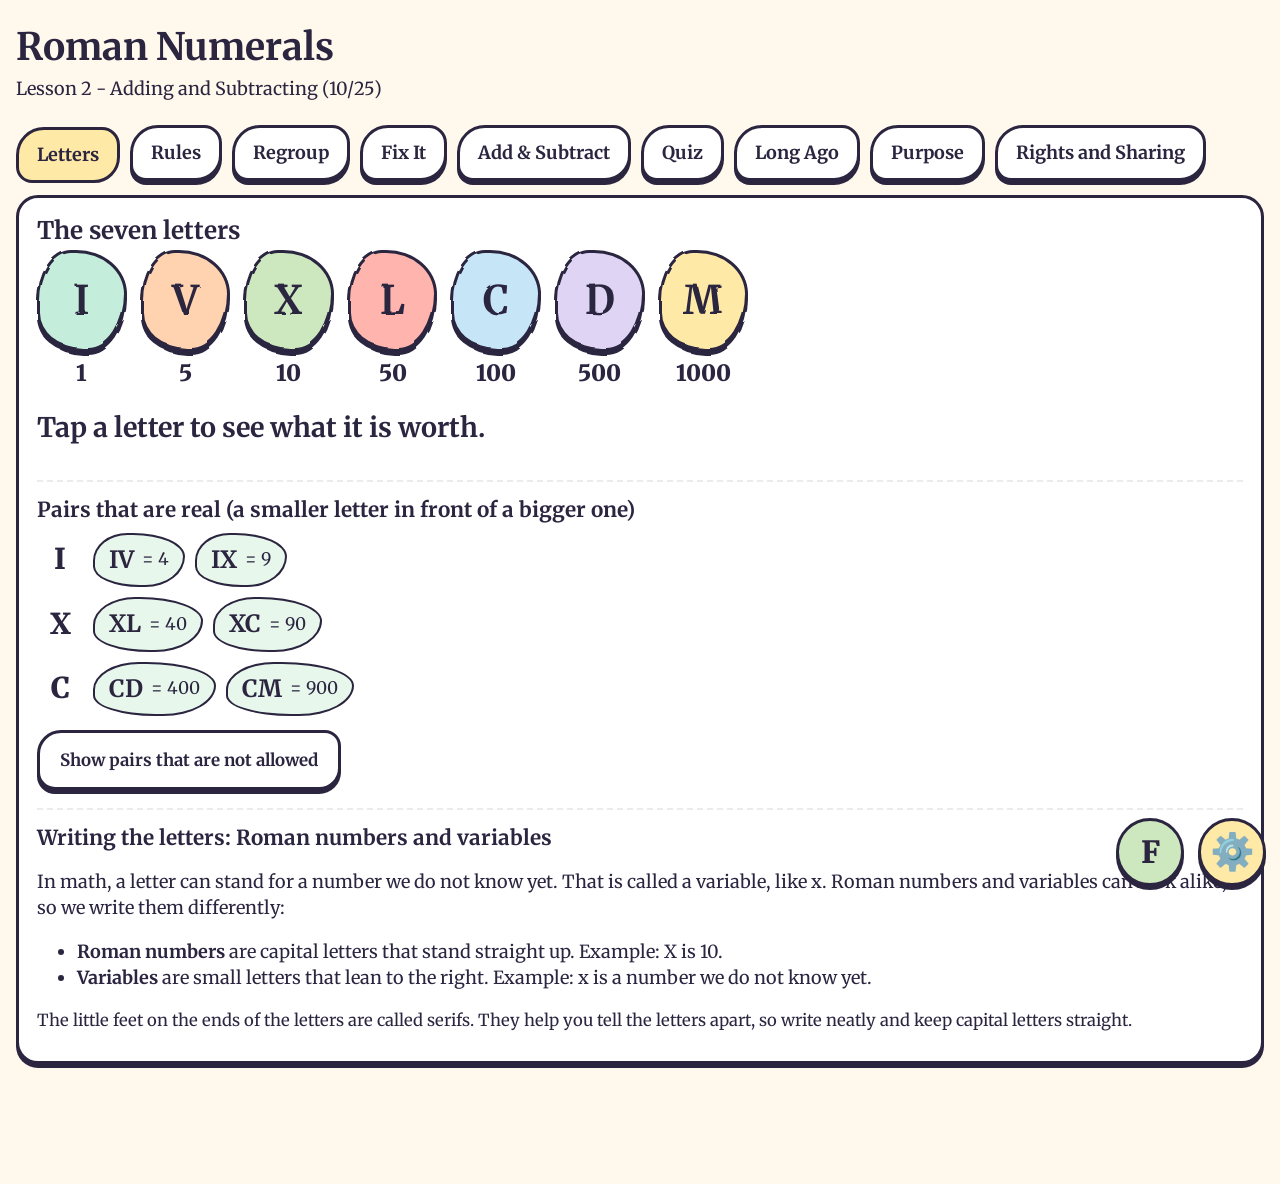
<file: index.html>
<!doctype html>
<html lang="en">
<head>
  <meta charset="utf-8">
  <meta name="viewport" content="width=device-width, initial-scale=1, viewport-fit=cover">
  <title>Roman Numerals</title>
  <link rel="stylesheet" href="base.css">
  <link id="look-css" rel="stylesheet" href="looks/sunny.css">
</head>
<body>
  <!-- Rough edges for tiles and boards -->
  <svg width="0" height="0" style="position:absolute" aria-hidden="true">
    <filter id="rough">
      <feTurbulence type="fractalNoise" baseFrequency="0.035" numOctaves="2" seed="7"/>
      <feDisplacementMap in="SourceGraphic" scale="4"/>
    </filter>
  </svg>

  <header class="top">
    <h1>Roman Numerals</h1>
    <p class="sub">Lesson 2 - Adding and Subtracting (10/25)</p>
  </header>

  <nav class="tabs drawer" id="tabs" role="tablist" aria-label="Tabs" hidden>
    <button class="tab-btn active" role="tab" data-tab="letters">Letters</button>
    <button class="tab-btn" role="tab" data-tab="rules">Rules</button>
    <button class="tab-btn" role="tab" data-tab="regroup">Regroup</button>
    <button class="tab-btn" role="tab" data-tab="fix">Fix It</button>
    <button class="tab-btn" role="tab" data-tab="addsub">Add &amp; Subtract</button>
    <button class="tab-btn" role="tab" data-tab="quiz">Quiz</button>
    <button class="tab-btn" role="tab" data-tab="history">Long Ago</button>
    <button class="tab-btn" role="tab" data-tab="purpose">Purpose</button>
    <button class="tab-btn" role="tab" data-tab="rights">Rights and Sharing</button>
  </nav>

  <main>
    <!-- LETTERS: the letters, then the pairs straight away -->
    <section class="tab active" id="tab-letters">
      <div class="layout single">
        <div class="play">
          <h2>The seven letters</h2>
          <div class="letter-row" id="letter-row"></div>
          <p class="big-value" id="letter-hint" aria-live="polite">Tap a letter to see what it is worth.</p>
          <div class="pair-box">
            <h3 id="pair-title">Pairs that are real</h3>
            <div class="pair-list" id="pair-list"></div>
            <button class="big-btn ghost" id="pair-more" type="button">Show pairs that are not allowed</button>
          </div>
          <div class="pair-box writing-box">
            <h3>Writing the letters: Roman numbers and variables</h3>
            <p>In math, a letter can stand for a number we do not know yet. That is called a variable, like x. Roman numbers and variables can look alike, so we write them differently:</p>
            <ul>
              <li><strong>Roman numbers</strong> are capital letters that stand straight up. Example: X is 10.</li>
              <li><strong>Variables</strong> are small letters that lean to the right. Example: x is a number we do not know yet.</li>
            </ul>
            <p class="note">The little feet on the ends of the letters are called serifs. They help you tell the letters apart, so write neatly and keep capital letters straight.</p>
          </div>
        </div>
      </div>
    </section>

    <!-- RULES: five rules on the left, examples on the right -->
    <section class="tab" id="tab-rules">
      <p class="note-box">These rules come from the ORMC unit notes. Rule IV is coming later.</p>
      <div class="split">
        <nav class="rule-list" id="rule-list" aria-label="Rules"></nav>
        <section class="play rule-panel" aria-live="polite">
          <h2 id="rule-title">Rule I</h2>
          <p id="rule-text"></p>
          <div id="rule-examples"></div>
        </section>
      </div>
      <p class="rules-foot">I one · V five · X ten · L fifty · C one hundred · D five hundred · M one thousand</p>
    </section>

    <!-- REGROUP: trading many small letters for one bigger one -->
    <section class="tab" id="tab-regroup">
      <div class="layout single">
        <div class="play">
          <h2>Trade many small letters for one bigger letter</h2>
          <p>Tap a card to watch the letters come together.</p>
          <div class="ladder" id="ladder"></div>

          <div class="pattern-box">
            <h3>Too many in a row? Use the short way</h3>
            <div class="short-forms" id="short-forms"></div>
          </div>

          <h2>Try it: add by putting letters together</h2>
          <p class="note">Put all the letters together. Break up any short ways. Put them in order. Make groups. Then write the short ways again.</p>
          <div class="workbench">
            <button class="big-btn" type="button" data-random="regroup" id="regroup-random" hidden>🎲 Random sum</button>
            <form class="entry" data-entry="regroup">
              <input id="regroup-input" type="text" autocomplete="off" placeholder="Or type your own, like XXVII + XVIII" maxlength="40" aria-label="Type a sum to regroup">
              <button class="big-btn" type="submit">Add it</button>
              <button class="big-btn ghost" type="button" data-undo="regroup">Undo</button>
            </form>
          </div>
          <div class="ledger" id="regroup-ledger" aria-live="polite"></div>
          <div class="controls">
            <button class="big-btn ghost" data-step="regroup" data-dir="-1">Back</button>
            <button class="big-btn ghost" data-play="regroup">Play steps</button>
            <button class="big-btn" data-step="regroup" data-dir="1">Next step</button>
          </div>
        </div>
      </div>
    </section>

    <!-- FIX IT: start with a bad numeral; rules broken sit above the steps -->
    <section class="tab" id="tab-fix">
      <div class="layout single">
        <div class="play">
          <div class="workbench">
            <div class="random-pair">
              <button class="big-btn" type="button" data-random="fixbad">🎲 Random wrong numeral</button>
              <button class="big-btn chili" type="button" data-random="fixbad" data-level="harder" aria-label="Harder wrong numeral, with two or more pairs broken" title="Harder: two or more pairs broken">🌶️</button>
            </div>
            <form class="entry" data-entry="fix">
              <input id="fix-input" type="text" autocomplete="off" placeholder="Or type your own, like IIII" maxlength="20" aria-label="Type your own numeral to fix">
              <button class="big-btn" type="submit">Fix it</button>
              <button class="big-btn ghost" type="button" data-undo="fix">Undo</button>
            </form>
          </div>
          <div class="verdict" id="fix-verdict" aria-live="polite"></div>
          <div class="rules-broken">
            <h3>Rules broken</h3>
            <ol class="broken" id="fix-rules"></ol>
          </div>
          <div class="ledger" id="fix-ledger" aria-live="polite"></div>
          <div class="controls">
            <button class="big-btn ghost" data-step="fix" data-dir="-1">Back</button>
            <button class="big-btn ghost" data-play="fix">Play steps</button>
            <button class="big-btn" data-step="fix" data-dir="1">Next step</button>
          </div>
        </div>
      </div>
    </section>

    <!-- ADD & SUBTRACT: one change per row; places lined up like a counting board -->
    <section class="tab" id="tab-addsub">
      <!-- One column: the working gets the full width, and How to read this sits below it. -->
      <div class="layout single">
        <div class="play">
          <div class="workbench">
            <div class="random-pair">
              <button class="big-btn" type="button" data-random="addsub">🎲 Random equation</button>
              <button class="big-btn chili" type="button" data-random="addsub" data-level="harder" aria-label="Harder random equation, with three numerals" title="Harder: three numerals">🌶️</button>
            </div>
            <form class="entry" data-entry="addsub">
              <input id="addsub-input" type="text" autocomplete="off" placeholder="Or type your own, like XLI + XIX" maxlength="40" aria-label="Type your own sum">
              <button class="big-btn" type="submit">Work it out</button>
              <button class="big-btn ghost" type="button" data-undo="addsub">Undo</button>
            </form>
          </div>
          <p class="think" id="addsub-think" hidden>Think first: what would you do next? Then press Next step.</p>
          <p class="part-name">Every subtraction works in three parts:</p>
          <ul class="phase-key" id="phase-key" aria-label="What the colours mean in the working">
            <li><span class="sw sw-break"></span>Part i: Preparing the left side (or putting numbers together)</li>
            <li><span class="sw sw-take"></span>Part ii: Subtracting</li>
            <li><span class="sw sw-make"></span>Part iii: Correct form</li>
          </ul>
          <div class="ledger" id="addsub-ledger" aria-live="polite"></div>
          <div class="controls">
            <button class="big-btn ghost" data-step="addsub" data-dir="-1">Back</button>
            <button class="big-btn ghost" data-play="addsub">Play steps</button>
            <button class="big-btn ghost" data-all="addsub">Show all</button>
            <button class="big-btn" data-step="addsub" data-dir="1">Next step</button>
          </div>

          <section class="practice" aria-labelledby="practice-title">
            <h3 id="practice-title">Now practice explaining this problem and its answer</h3>
            <p class="note">Press Record, then explain each step out loud. Press Stop when you are done, and play it back to hear yourself. Recordings stay on this device, and they are gone when you close the page.</p>
            <p class="practice-problem" id="practice-problem" aria-live="polite">Make a problem first, then explain it.</p>
            <div class="controls">
              <button class="big-btn" type="button" id="rec-start">● Record</button>
              <button class="big-btn ghost" type="button" id="rec-stop" disabled>■ Stop</button>
            </div>
            <p class="note" id="rec-status" aria-live="polite"></p>
            <ol class="takes" id="takes"></ol>
          </section>
        </div>
        <aside class="ref">
          <h3>How to read this</h3>
          <p><strong>Regrouping</strong> (the usual way), all on one line: to take away, cross out what both numbers have, and trade a bigger letter down when one is missing. To add, put all the letters together. Then write what is left after the = sign and regroup it there (five I's make a V).</p>
          <p><strong>Counting board</strong> (in settings): line up the tens and ones, and work one column at a time.</p>
          <p class="note">These are two ways to practice. Change between them in settings.</p>
        </aside>
      </div>
    </section>

    <!-- QUIZ: letters and true / false / ambiguous -->
    <section class="tab" id="tab-quiz">
      <div class="layout">
        <div class="play">
          <div class="quiz-head">
            <span id="quiz-round">Round I</span>
            <span id="quiz-left"></span>
          </div>
          <div class="prompt" id="quiz-prompt"></div>
          <div class="options" id="quiz-options"></div>
          <p class="feedback" id="quiz-feedback" aria-live="polite"></p>
          <button class="big-btn" id="quiz-next" hidden>Next round</button>
        </div>
        <aside class="ref">
          <h3>How it works</h3>
          <p>Tap the answer. Five in a round. A miss comes back in a later round as a similar question.</p>
          <p class="note">Misses are kept only until you refresh the page, or until you press <strong>Forget my mistakes</strong> in settings.</p>
        </aside>
      </div>
    </section>

    <!-- LONG AGO -->
    <section class="tab" id="tab-history">
      <div class="history-grid">
        <article class="rule-card wide index-box" aria-labelledby="trivia-index">
          <h3 id="trivia-index">In this tab, at a glance</h3>
          <ul class="trivia-index">
            <li><a href="#trivia-app">Is this app how the Romans did it?</a>: how this app differs from counting stones on a board.</li>
            <li><a href="#trivia-math">How the Romans did math</a>: counting, adding and subtracting with stones.</li>
            <li><a href="#trivia-multiply">Multiplying with letters</a>: why it was hard, and what people probably did.</li>
            <li><a href="#trivia-compare">From the Roman way to our way</a>: the counting board compared with place value, and where our methods came from.</li>
            <li><a href="#trivia-other">Other ways to write numbers</a>: the Maya and China.</li>
            <li><a href="#trivia-past">Past 1000</a>, <a href="#trivia-zero">No zero</a>, <a href="#trivia-negative">No negative numbers</a>, <a href="#trivia-iv">IV or IIII?</a>: facts about the numerals themselves.</li>
            <li><a href="#trivia-time">Roman numbers through time</a>, <a href="#trivia-today">Where we still see them</a>, and <a href="#trivia-compare-table">Roman and our numbers</a>: a timeline, and where you can spot them now.</li>
            <li><a href="#trivia-multiply-tidbit">Did the Romans multiply?</a>: a short tidbit, with more to come.</li>
            <li><a href="#trivia-read">Read more</a>: sources for grown-ups.</li>
          </ul>
        </article>

        <article class="rule-card big-answer wide" id="trivia-app">
          <h3>Is this app how the Romans did it?</h3>
          <p>Not exactly. This app breaks numbers into letters, so you can see what each letter is worth. The Romans mostly counted with small stones on a board, and wrote only the answer with letters.</p>
        </article>

        <article class="rule-card wide" id="trivia-math">
          <h3>How the Romans did math</h3>
          <div class="subtabs" role="tablist" aria-label="Count, add or subtract">
            <button class="subtab active" data-sub="count" aria-pressed="true">Count</button>
            <button class="subtab" data-sub="add" aria-pressed="false">Add</button>
            <button class="subtab" data-sub="subtract" aria-pressed="false">Subtract</button>
          </div>
          <section class="subpanel active" data-panel="count">
            <p>They counted with small stones called <em>calculi</em>, Latin for "little stones". Each column is a place: tens, then ones.</p>
            <div class="figure" data-figure="4,7"></div>
            <p class="caption-small">47: 4 stones in the tens column, 7 in the ones.</p>
          </section>
          <section class="subpanel" data-panel="add">
            <p>Put the first number on the board. Then add the second number's stones to the same columns.</p>
            <h4>23 + 14</h4>
            <div class="demo" data-demo="add-simple"></div>
            <h4>27 + 18: a trade</h4>
            <p class="caption-small">7 + 8 is 15 ones. Ten ones trade for one ten.</p>
            <div class="demo" data-demo="add-carry"></div>
          </section>
          <section class="subpanel" data-panel="subtract">
            <p>Take the stones away. If a column is short, trade one stone from the column before for ten in this one. Romans had no negative numbers, so you trade first.</p>
            <h4>40 − 18</h4>
            <div class="demo" data-demo="subtract"></div>
          </section>
        </article>

        <article class="rule-card" id="trivia-past">
          <h3>Past 1000</h3>
          <p>The Romans put a line over a letter to make it a thousand times bigger. An overlined I is 1,000, which is the same as M. That is why this app stops at M.</p>
        </article>

        <article class="rule-card" id="trivia-zero">
          <h3>No zero</h3>
          <p>The Romans had no symbol for zero. In tables, they wrote the Latin word <em>nulla</em>, which means "none".</p>
        </article>

        <article class="rule-card" id="trivia-negative">
          <h3>No negative numbers</h3>
          <p>A sum below zero had no Roman answer. Roman accounts kept money <em>received</em> (<em>acceptum</em>) and money <em>spent</em> (<em>expensum</em>) in two lists.</p>
        </article>

        <article class="rule-card" id="trivia-iv">
          <h3>IV or IIII?</h3>
          <p>Both were used. The gates of the Colosseum use IIII for 4, but XL for 40. Clocks still use IIII. IV became the common form much later.</p>
        </article>

        <article class="rule-card wide" id="trivia-time">
          <h3>Roman numbers through time</h3>
          <ol class="timeline-visual">
            <li><span class="when">About 2,000 years ago</span><span class="what">Romans carve numbers in letters on buildings and monuments.</span></li>
            <li><span class="when">About 1,500 years ago</span><span class="what">In India, people learn to write numbers with place value and zero.</span></li>
            <li><span class="when">About 1,400 years ago</span><span class="what">Brahmagupta writes rules for doing math with zero (628 CE).</span></li>
            <li><span class="when">About 800 years ago</span><span class="what">Fibonacci brings these numbers to Europe (1202).</span></li>
            <li><span class="when">Today</span><span class="what">Roman numbers are still used for Super Bowls, clocks and book chapters.</span></li>
          </ol>
        </article>

        <article class="rule-card" id="trivia-today">
          <h3>Where we still see them</h3>
          <ul class="facts">
            <li><strong>Super Bowls.</strong> The NFL numbers them in Roman numerals. Super Bowl LIX was in February 2025.</li>
            <li><strong>Clocks.</strong> Many clock faces show IIII for 4.</li>
            <li><strong>Kings and queens.</strong> King Charles III.</li>
          </ul>
        </article>

        <article class="rule-card" id="trivia-compare-table">
          <h3>Roman and our numbers</h3>
          <table class="compare">
            <tr><th></th><th>Roman</th><th>Our numbers</th></tr>
            <tr><td>Symbols</td><td>I V X L C D M</td><td>0 1 2 3 4 5 6 7 8 9</td></tr>
            <tr><td>Zero</td><td>None</td><td>0</td></tr>
            <tr><td>Place</td><td>letters only</td><td>47 means 4 tens and 7 ones</td></tr>
          </table>
          <p class="note">Our numbers came from India, with zero and place value. That is why they are easier to add and subtract on paper.</p>
        </article>

        <article class="rule-card wide" id="trivia-multiply">
          <h3>Multiplying with letters</h3>
          <p>Adding and taking away are easy with letters, but multiplying is much harder. Nobody has found a Roman paper method for it. Most historians think Romans multiplied on the counting board, using pebbles and beads, and perhaps by doubling and halving.</p>
          <p>Our place-value numbers changed that. Each column holds one digit, so you can write the whole method on paper, column by column.</p>
          <p class="note">Historians still argue about exactly how Romans multiplied. The board is the best evidence; doubling is a likely guess.</p>
        </article>

        <article class="rule-card wide" id="trivia-compare">
          <h3>From the Roman way to our way</h3>
          <table class="compare">
            <tr><th></th><th>Counting board (stones)</th><th>Place value (ours)</th></tr>
            <tr><td>Where it was done</td><td>On a board, with pebbles</td><td>On paper, with digits</td></tr>
            <tr><td>Empty place</td><td>A blank line on the board</td><td>Zero</td></tr>
            <tr><td>Multiplying</td><td>Pebble by pebble, or by doubling</td><td>A grid of small products (the lattice method)</td></tr>
          </table>
          <p>The Indian system with zero reached Europe through Arabic mathematicians. Fibonacci's book of 1202 helped spread it. The grid for multiplying (the lattice method) came the same way, from India through Arab and Persian mathematicians. Fibonacci's book did not start it.</p>
        </article>

        <article class="rule-card" id="trivia-other">
          <h3>Other ways to write numbers</h3>
          <ul class="facts">
            <li><strong>The Maya (Central America).</strong> They counted in twenties, with a dot for one, a bar for five, and a shell for zero. Some say their zero was invented before the Indian one, but the dates are uncertain.</li>
            <li><strong>China.</strong> Counting rods were laid out on a board, and a place on the board gave the value. A blank space meant zero. They were used from long before Christ into the 1600s.</li>
          </ul>
        </article>

        <article class="rule-card" id="trivia-multiply-tidbit">
          <h3>Did the Romans multiply?</h3>
          <p>Most historians think yes. They multiplied on the counting board with pebbles, and maybe by doubling and halving. We do not know of a Roman way to multiply on paper with letters.</p>
          <p class="note">A tidbit for later: more examples will go here.</p>
        </article>

        <article class="rule-card wide" id="trivia-read">
          <h3>Read more (for grown-ups)</h3>
          <ul class="sources">
            <li><a href="https://en.wikipedia.org/wiki/Salamis_Tablet" target="_blank" rel="noopener">Salamis Tablet (Wikipedia)</a>: a Greek counting board of about 300 BCE, with its photograph</li>
            <li><a href="https://en.wikipedia.org/wiki/Roman_abacus" target="_blank" rel="noopener">Roman abacus (Wikipedia)</a>: the surviving hand abacus, and the counting board</li>
            <li><a href="https://en.wikipedia.org/wiki/Roman_numerals" target="_blank" rel="noopener">Roman numerals (Wikipedia)</a>: IV and IX, IIII on clock faces, and the Colosseum gates</li>
            <li><a href="https://arxiv.org/pdf/1206.4349" target="_blank" rel="noopener">Ancient Computers (arXiv)</a>: the seven columns of the hand abacus</li>
            <li><a href="https://cacm.acm.org/blogcacm/how-did-the-romans-calculate" target="_blank" rel="noopener">How did the Romans calculate? (ACM)</a></li>
            <li><a href="https://historyofinformation.com/detail.php?id=14" target="_blank" rel="noopener">Computus (History of Information)</a>: how <em>nulla</em> stood for zero</li>
            <li><a href="https://www.mentalfloss.com/article/24578/why-do-some-clocks-use-roman-numeral-iiii" target="_blank" rel="noopener">Why do some clocks use IIII? (Mental Floss)</a></li>
            <li><a href="https://doaj.org/article/a5e95ef46d4f4d79a282905f75a0bf1e" target="_blank" rel="noopener">Roman accounting terms (2023 article)</a></li>
            <li><a href="https://en.wikipedia.org/wiki/History_of_the_Hindu%E2%80%93Arabic_numeral_system" target="_blank" rel="noopener">History of the Hindu–Arabic numeral system (Wikipedia)</a></li>
            <li><a href="https://thenakedscientists.com/articles/questions/how-did-romans-multiply-their-numerals" target="_blank" rel="noopener">How did the Romans multiply their numerals? (Naked Scientists)</a>: doubling, and the counting board</li>
            <li><a href="https://en.wikipedia.org/wiki/Lattice_multiplication" target="_blank" rel="noopener">Lattice multiplication (Wikipedia)</a>: the grid method, and where it came from</li>
            <li><a href="https://en.wikipedia.org/wiki/Counting_rods" target="_blank" rel="noopener">Counting rods (Wikipedia)</a>: Chinese place value on a board</li>
            <li><a href="https://mayan.org/civilization/mayan-mathematics/" target="_blank" rel="noopener">Mayan mathematics (mayan.org)</a>: dot, bar and shell</li>
          </ul>
          <p class="note">Some dates and claims above come from popular web pages. Check them against a history book before quoting them in class. The Roman multiplication methods and the origin of the Maya zero are still uncertain.</p>
        </article>
      </div>
    </section>

    <!-- PURPOSE: why this site, what the children are learning, a note for parents, and every tab in detail -->
    <section class="tab" id="tab-purpose">
      <div class="history-grid">
        <article class="rule-card wide">
          <h2>About</h2>
          <p>This website helps the children learn lesson six for the week of October twenty-sixth. It covers:</p>
          <ol class="purpose-list">
            <li>fixing Roman numerals, using the rules by ORMC (Tab IV, with the rules in Tab II)</li>
            <li>simple addition and subtraction with Roman numerals, without converting to Arabic numbers (Tab V)</li>
          </ol>
          <p>It also gives my child a way to do the homework on her own, with a quiz to warm up first (Tab VI).</p>
        </article>

        <article class="rule-card wide">
          <h2>Why learn this?</h2>
          <p>Roman numerals are letters people used for counting long ago. You already know some, like I, V and X. In this lesson you will read them, fix them when they are wrong, and add and subtract them, without changing them into our numbers.</p>
          <p>Talk about these questions in class.</p>
          <ul class="think-list">
            <li>What do you enjoy most about this lesson?</li>
            <li>What do you find trickiest about Roman numerals?</li>
          </ul>
        </article>

        <article class="rule-card wide">
          <h2>Why teach this?</h2>
          <p>This is a good question. The teacher's guide places it in a survey of the place-value system, noting that "students study Roman numerals, which are essentially decimal, but not place value" (page eight).</p>
          <h3>This is hard (an honest appraisal)</h3>
          <p>I still do not fully understand the purpose. Working on it with AI showed me how hard it is to explain what is going on and to write steps that make sense.</p>
          <p>My best reading is that the point is to add and subtract without going back to Arabic numerals, and to build a stronger foundation through steps that follow a method. That is my reading, not a certainty.</p>
        </article>

        <article class="rule-card wide">
          <div class="all-tabs">
            <h2>Site index</h2>
            <h3>Letters (Tab I)</h3>
            <p>The seven letters with their values in words. Pairs that exist are shown straight away; More shows pairs that never exist.</p>
            <h3>Rules (Tab II)</h3>
            <p>Each rule with examples: a short summary on the left and the full wording on the right. Rule four is still to come.</p>
            <h3>Regroup (Tab III)</h3>
            <p>A ladder of trades, such as five I's making a V. Tap a card to watch the letters come together.</p>
            <h3>Fix It (Tab IV)</h3>
            <p>A numeral written wrong on purpose, such as IIII or LXXXXVII. Press Next step to fix one part at a time.</p>
            <h3>Add &amp; Subtract (Tab V)</h3>
            <p>Type a sum such as XLI + XIX, or use the dice or chili for a random one. Each step makes one change, and the answer is regrouped after the equals sign.</p>
            <p class="note">Regrouping is the usual way. The counting board is a setting. Both are teaching models, not a documented Roman method.</p>
            <h3>Quiz (Tab VI)</h3>
            <p>Gentle warm-up questions on letters, and true or false statements about Roman numerals. A miss comes back later as a similar question.</p>
            <h3>Long Ago (Tab VII)</h3>
            <p>How people counted and wrote numbers long ago, from the Romans to the Maya and China. Numbers are allowed on this tab.</p>
            <h3>Purpose (Tab VIII)</h3>
            <p>This page: why the site exists, the questions for the learner, and the note for parents.</p>
            <h3>Rights and Sharing (Tab IX)</h3>
            <p>Who made the site and who holds its rights.</p>
            <h3>Felix (F, bottom right)</h3>
            <p>F stands for Felix. It is a simpler, more graphical version of this site for a younger child.</p>
            <h3>Tabs (triple-line menu, bottom right)</h3>
            <p>Tap the menu to show the tabs, then tap one to open it.</p>
            <h3>Settings (gear, bottom right)</h3>
            <p>Look, text size, step speed, calm motion, the Add &amp; Subtract method, and some ideas to try.</p>
          </div>
        </article>
      </div>
    </section>

    <!-- RIGHTS AND SHARING: who made the site, and who holds its rights -->
    <section class="tab" id="tab-rights">
      <div class="history-grid">
        <article class="rule-card wide">
          <h2>Rights and Sharing</h2>
          <p>This website was made out of a parent's love for math, and from the frustration of watching my daughter struggle in a fast-paced class. I wanted something gentle she could work through at home, at her own speed.</p>
          <p>All rights are reserved by Oleg Gleizer and the ORMC organization.</p>
        </article>
      </div>
    </section>
  </main>

  <!-- Error panel: only shown when Show errors is on -->
  <div class="errors" id="errors" hidden>
    <strong>Errors</strong>
    <span id="errors-text"></span>
  </div>

  <div class="corner-row">
    <a class="corner-btn page-f" id="to-felix" href="felix.html" aria-label="F: go to the Felix page">F</a>
    <button class="corner-btn menu-btn" id="menu-btn" type="button" aria-label="Show tabs" aria-expanded="false" aria-controls="tabs">
      <svg viewBox="0 0 30 22" aria-hidden="true"><rect y="0" width="30" height="4" rx="2"/><rect y="9" width="30" height="4" rx="2"/><rect y="18" width="30" height="4" rx="2"/></svg>
    </button>
    <button class="gear" id="gear" aria-label="Settings" aria-expanded="false">⚙️</button>
  </div>
  <div class="drawer" id="drawer" hidden>
    <h3>Settings</h3>
    <h4>Look</h4>
    <div class="look-row" role="group" aria-label="Look">
      <button class="big-btn look-btn" data-look="candy" aria-pressed="false">Candy</button>
      <button class="big-btn look-btn" data-look="folder" aria-pressed="false">Folder</button>
      <button class="big-btn look-btn" data-look="garden" aria-pressed="false">Garden</button>
      <button class="big-btn look-btn" data-look="poster" aria-pressed="false">Poster</button>
      <button class="big-btn look-btn" data-look="sunny" aria-pressed="true">Sunny</button>
    </div>
    <h4>Pictures</h4>
    <a class="big-btn ghost" href="assets.html">Pictures to find (planning page)</a>
    <h4>Reading and motion</h4>
    <label class="field">Text size
      <select id="opt-size">
        <option value="normal">Normal</option>
        <option value="large">Large</option>
        <option value="xlarge">Extra large</option>
      </select>
    </label>
    <label class="field">Step speed
      <select id="opt-speed">
        <option value="3000">Slow</option>
        <option value="1600" selected>Normal</option>
        <option value="800">Quick</option>
      </select>
    </label>
    <label class="toggle"><input type="checkbox" id="opt-calm"> Calm motion (no bouncing)</label>
    <h4>Add &amp; Subtract</h4>
    <label class="field">How to add and take away
      <select id="opt-method">
        <option value="regroup" selected>Put letters together (regroup)</option>
        <option value="board">Counting board (by tens and ones)</option>
      </select>
    </label>
    <label class="toggle"><input type="checkbox" id="opt-showall"> Show all steps at once (off: one step at a time)</label>
    <h4>Regroup</h4>
    <label class="toggle"><input type="checkbox" id="opt-regroup-random"> Show the random button</label>
    <details class="more-options">
      <summary>Show more options</summary>
      <h4>Ideas to try</h4>
      <p class="note">Turn these on to see if they help. Tell me which to keep.</p>
      <label class="toggle"><input type="checkbox" id="opt-aloud"> Read each step aloud</label>
      <label class="toggle"><input type="checkbox" id="opt-bigtiles"> Bigger tiles</label>
      <label class="toggle"><input type="checkbox" id="opt-one"> Show only the current step</label>
      <h4>Help</h4>
      <label class="toggle"><input type="checkbox" id="opt-sound"> Sounds</label>
      <label class="toggle"><input type="checkbox" id="opt-pictures" checked> Pictures on steps</label>
      <label class="toggle"><input type="checkbox" id="opt-errors"> Show errors</label>
      <button class="big-btn" id="forget">Forget my mistakes</button>
      <p class="note" id="forget-note" aria-live="polite"></p>
    </details>
    <details class="more-options version-log">
      <summary>Version log</summary>
      <ol>
        <li>The background of the working shows its part: part i (orange) prepares the left side or puts numbers together, part ii (pink) subtracts, and part iii (blue) is the correct form. Fix It is all part iii. Pebbles stay as they were.</li>
        <li>Regrouping starts on the right: small letters are traded first, then the bigger ones. Pairs and subtraction work from the right too.</li>
        <li>Felix's page round eight: rods to ninety-nine, binary in bits, all three systems on the stairs.</li>
        <li>Felix's page round seven: Maya and China controls, halve and double rows, rods from one to ten.</li>
        <li>Felix's page round six: three staircases on one log scale.</li>
        <li>Felix's page round five: shake on a log scale, with a sensitivity setting.</li>
        <li>Felix's page round four: shake pieces that float and bump, a clock you drag, and no double-tap zoom on buttons.</li>
        <li>Felix's page round three: title, spiral, steps, shake, rods, and five new tabs.</li>
        <li>Felix's page added, reached by the F button next to the gear.</li>
        <li>Jimmy's eleventh round: the Purpose tab first, dice and chili for Add &amp; Subtract, and record and play back.</li>
        <li>Jimmy's tenth round: step one shown first with a prompt to think, and random equations with two or three numerals.</li>
        <li>Jimmy's ninth round: regrouping on one equation line.</li>
        <li>Jimmy's eighth round: each row shows the full equation, with the working underneath.</li>
        <li>Jimmy's seventh round: a counting board for Add &amp; Subtract, and the Regroup tab.</li>
        <li>Jimmy's sixth round: step captions give the value, and the sum sits in a working window.</li>
        <li>Jimmy's fifth round: one line for the sum, Rules wording, and the pairs that exist.</li>
        <li>Jimmy's fourth round: Fix It changes only the smallest part that must change.</li>
        <li>Jimmy's third round: four looks, and the tabs as they are now.</li>
        <li>A wording pass for a second grader, across all tabs.</li>
        <li>The first version, built from the first round of questions.</li>
      </ol>
      <p class="note">Taken from the dated rounds in schematic.md.</p>
    </details>
    <button class="big-btn ghost" id="drawer-close">Close</button>
  </div>

  <script src="roman.js"></script>
  <script src="shared.js"></script>
  <script src="app.js"></script>
</body>
</html>
</file>
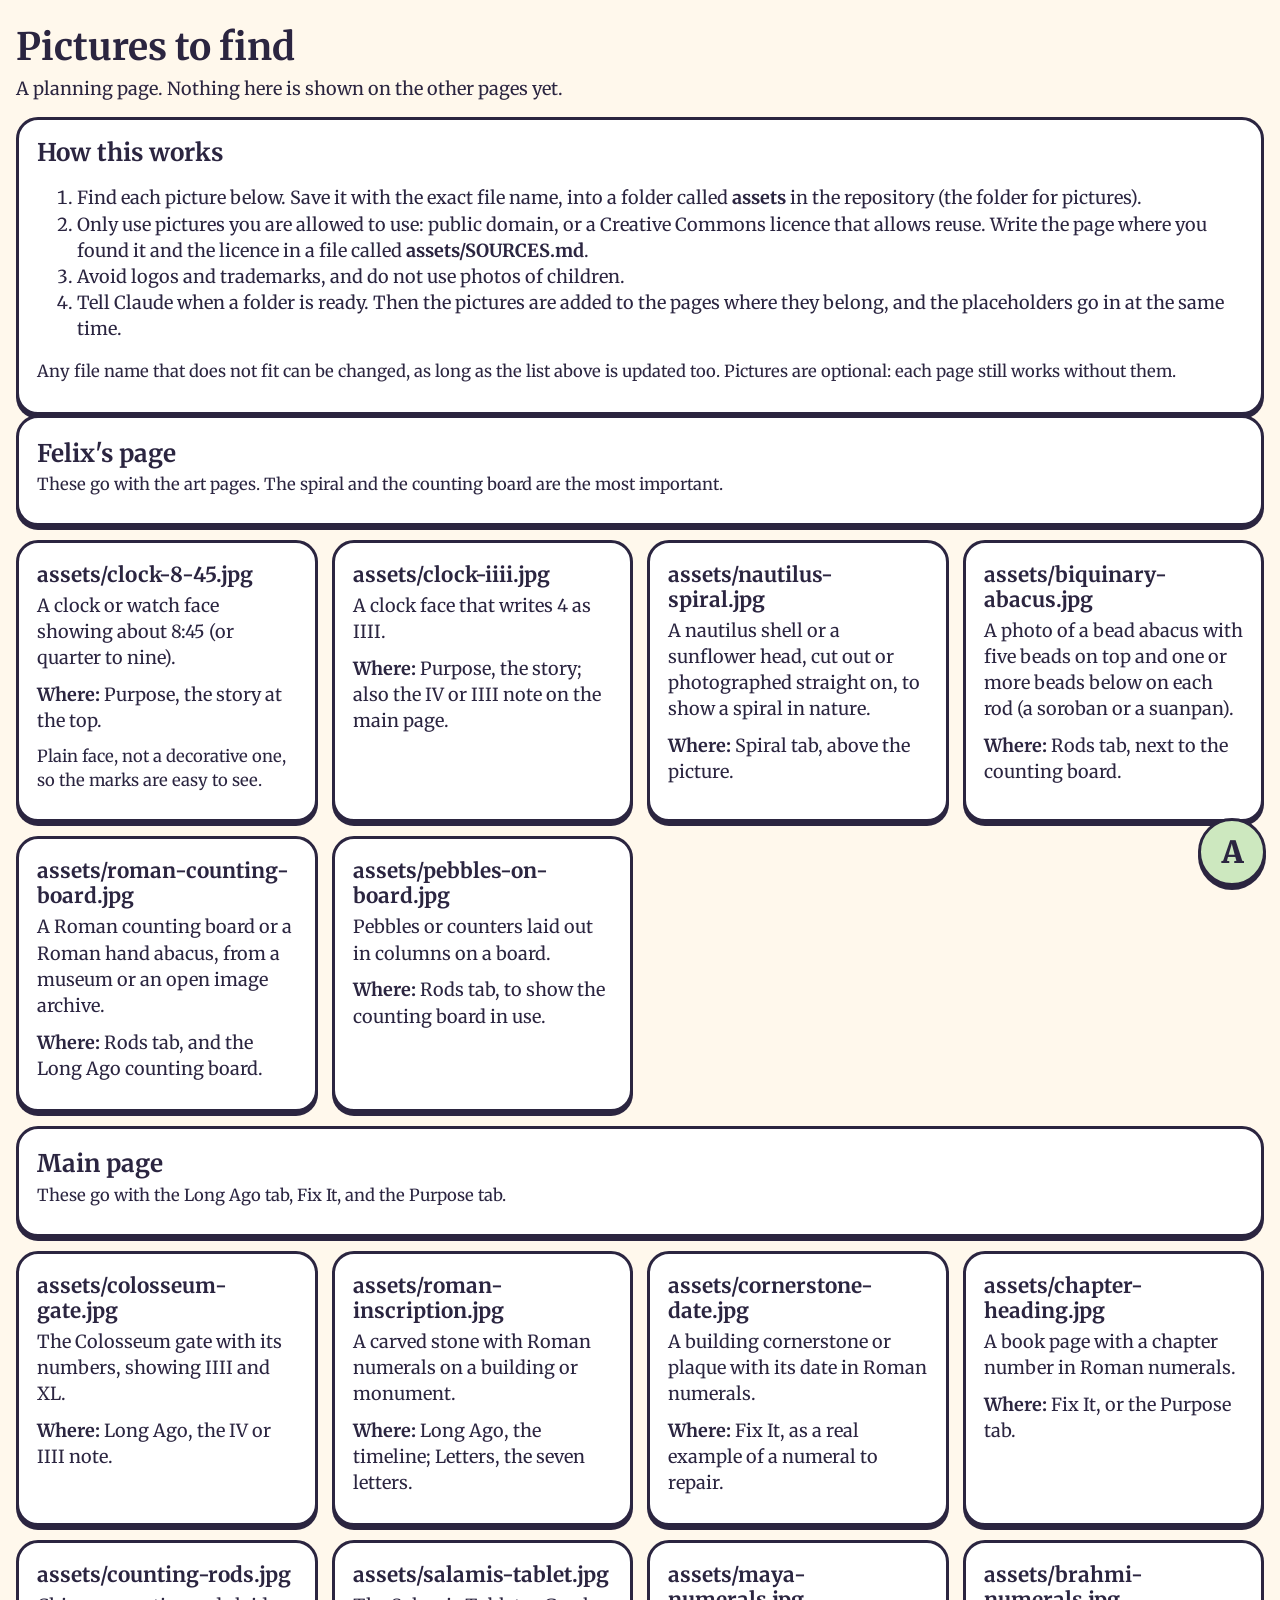
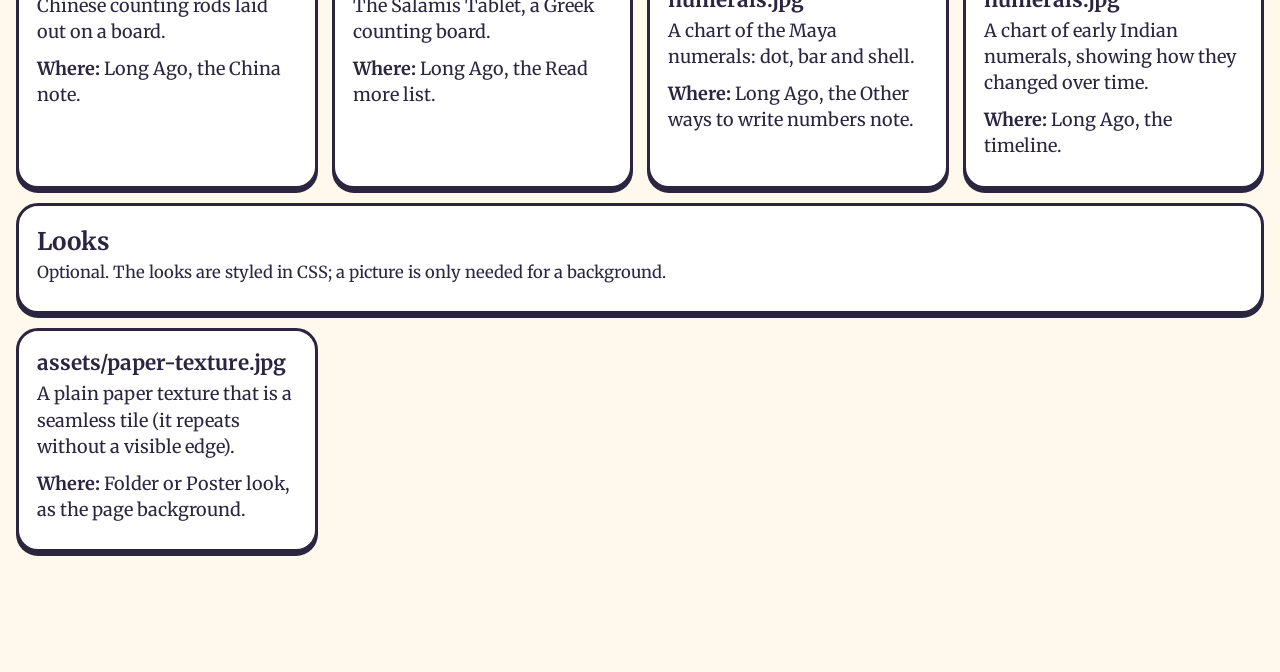
<file: assets.html>
<!doctype html>
<html lang="en">
<head>
  <meta charset="utf-8">
  <meta name="viewport" content="width=device-width, initial-scale=1, viewport-fit=cover">
  <title>Pictures to find</title>
  <link rel="stylesheet" href="base.css">
  <link id="look-css" rel="stylesheet" href="looks/sunny.css">
</head>
<body>
  <header class="top">
    <h1>Pictures to find</h1>
    <p class="sub">A planning page. Nothing here is shown on the other pages yet.</p>
  </header>

  <main>
    <div class="layout single">
      <div class="play">
        <h2>How this works</h2>
        <ol class="purpose-list">
          <li>Find each picture below. Save it with the exact file name, into a folder called <strong>assets</strong> in the repository (the folder for pictures).</li>
          <li>Only use pictures you are allowed to use: public domain, or a Creative Commons licence that allows reuse. Write the page where you found it and the licence in a file called <strong>assets/SOURCES.md</strong>.</li>
          <li>Avoid logos and trademarks, and do not use photos of children.</li>
          <li>Tell Claude when a folder is ready. Then the pictures are added to the pages where they belong, and the placeholders go in at the same time.</li>
        </ol>
        <p class="note">Any file name that does not fit can be changed, as long as the list above is updated too. Pictures are optional: each page still works without them.</p>
      </div>
    </div>

    <section class="history-grid" aria-label="Pictures by page">
      <article class="rule-card wide">
        <h2>Felix's page</h2>
        <p class="note">These go with the art pages. The spiral and the counting board are the most important.</p>
      </article>

      <article class="rule-card">
        <h3>assets/clock-8-45.jpg</h3>
        <p>A clock or watch face showing about 8:45 (or quarter to nine).</p>
        <p><strong>Where:</strong> Purpose, the story at the top.</p>
        <p class="note">Plain face, not a decorative one, so the marks are easy to see.</p>
      </article>

      <article class="rule-card">
        <h3>assets/clock-iiii.jpg</h3>
        <p>A clock face that writes 4 as IIII.</p>
        <p><strong>Where:</strong> Purpose, the story; also the IV or IIII note on the main page.</p>
      </article>

      <article class="rule-card">
        <h3>assets/nautilus-spiral.jpg</h3>
        <p>A nautilus shell or a sunflower head, cut out or photographed straight on, to show a spiral in nature.</p>
        <p><strong>Where:</strong> Spiral tab, above the picture.</p>
      </article>

      <article class="rule-card">
        <h3>assets/biquinary-abacus.jpg</h3>
        <p>A photo of a bead abacus with five beads on top and one or more beads below on each rod (a soroban or a suanpan).</p>
        <p><strong>Where:</strong> Rods tab, next to the counting board.</p>
      </article>

      <article class="rule-card">
        <h3>assets/roman-counting-board.jpg</h3>
        <p>A Roman counting board or a Roman hand abacus, from a museum or an open image archive.</p>
        <p><strong>Where:</strong> Rods tab, and the Long Ago counting board.</p>
      </article>

      <article class="rule-card">
        <h3>assets/pebbles-on-board.jpg</h3>
        <p>Pebbles or counters laid out in columns on a board.</p>
        <p><strong>Where:</strong> Rods tab, to show the counting board in use.</p>
      </article>

      <article class="rule-card wide">
        <h2>Main page</h2>
        <p class="note">These go with the Long Ago tab, Fix It, and the Purpose tab.</p>
      </article>

      <article class="rule-card">
        <h3>assets/colosseum-gate.jpg</h3>
        <p>The Colosseum gate with its numbers, showing IIII and XL.</p>
        <p><strong>Where:</strong> Long Ago, the IV or IIII note.</p>
      </article>

      <article class="rule-card">
        <h3>assets/roman-inscription.jpg</h3>
        <p>A carved stone with Roman numerals on a building or monument.</p>
        <p><strong>Where:</strong> Long Ago, the timeline; Letters, the seven letters.</p>
      </article>

      <article class="rule-card">
        <h3>assets/cornerstone-date.jpg</h3>
        <p>A building cornerstone or plaque with its date in Roman numerals.</p>
        <p><strong>Where:</strong> Fix It, as a real example of a numeral to repair.</p>
      </article>

      <article class="rule-card">
        <h3>assets/chapter-heading.jpg</h3>
        <p>A book page with a chapter number in Roman numerals.</p>
        <p><strong>Where:</strong> Fix It, or the Purpose tab.</p>
      </article>

      <article class="rule-card">
        <h3>assets/counting-rods.jpg</h3>
        <p>Chinese counting rods laid out on a board.</p>
        <p><strong>Where:</strong> Long Ago, the China note.</p>
      </article>

      <article class="rule-card">
        <h3>assets/salamis-tablet.jpg</h3>
        <p>The Salamis Tablet, a Greek counting board.</p>
        <p><strong>Where:</strong> Long Ago, the Read more list.</p>
      </article>

      <article class="rule-card">
        <h3>assets/maya-numerals.jpg</h3>
        <p>A chart of the Maya numerals: dot, bar and shell.</p>
        <p><strong>Where:</strong> Long Ago, the Other ways to write numbers note.</p>
      </article>

      <article class="rule-card">
        <h3>assets/brahmi-numerals.jpg</h3>
        <p>A chart of early Indian numerals, showing how they changed over time.</p>
        <p><strong>Where:</strong> Long Ago, the timeline.</p>
      </article>

      <article class="rule-card wide">
        <h2>Looks</h2>
        <p class="note">Optional. The looks are styled in CSS; a picture is only needed for a background.</p>
      </article>

      <article class="rule-card">
        <h3>assets/paper-texture.jpg</h3>
        <p>A plain paper texture that is a seamless tile (it repeats without a visible edge).</p>
        <p><strong>Where:</strong> Folder or Poster look, as the page background.</p>
      </article>
    </section>

  </main>

  <a class="corner-btn page-a" id="to-main" href="index.html" style="right: 14px" aria-label="A: go back to the main page">A</a>

  <script src="shared.js"></script>
  <script>
    // Carry the chosen look over from the other pages
    RomanShared.applyLook(RomanShared.savedLook() || 'sunny');
  </script>
</body>
</html>
</file>
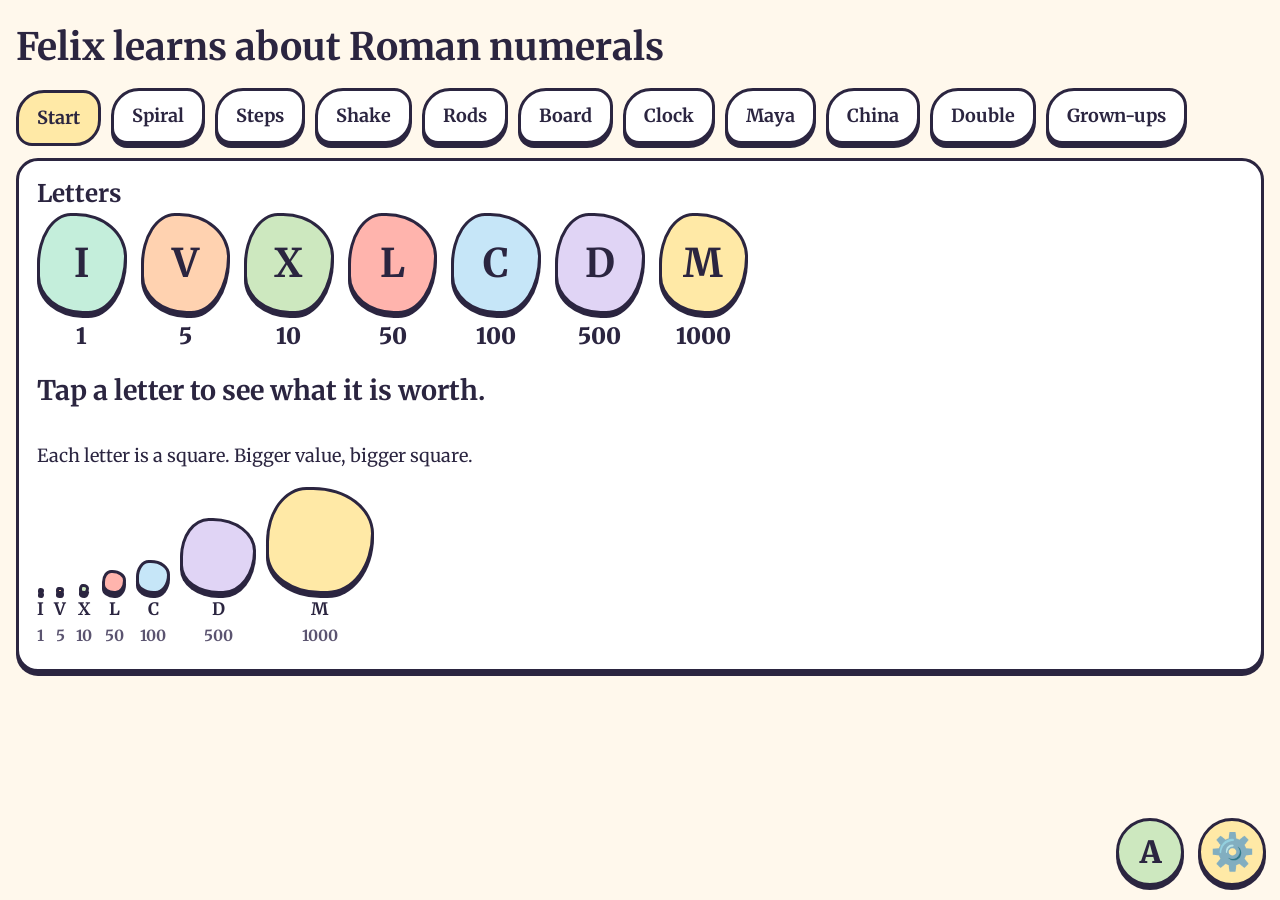
<file: felix.html>
<!doctype html>
<html lang="en">
<head>
  <meta charset="utf-8">
  <meta name="viewport" content="width=device-width, initial-scale=1, viewport-fit=cover">
  <title>Felix learns about Roman numerals</title>
  <link rel="stylesheet" href="base.css">
  <link id="look-css" rel="stylesheet" href="looks/sunny.css">
</head>
<body>
  <header class="top">
    <h1>Felix learns about Roman numerals</h1>
  </header>

  <nav class="tabs" role="tablist">
    <button class="tab-btn active" role="tab" data-tab="start">Start</button>
    <button class="tab-btn" role="tab" data-tab="spiral">Spiral</button>
    <button class="tab-btn" role="tab" data-tab="steps">Steps</button>
    <button class="tab-btn" role="tab" data-tab="shake">Shake</button>
    <button class="tab-btn" role="tab" data-tab="rods">Rods</button>
    <button class="tab-btn" role="tab" data-tab="board">Board</button>
    <button class="tab-btn" role="tab" data-tab="clock">Clock</button>
    <button class="tab-btn" role="tab" data-tab="maya">Maya</button>
    <button class="tab-btn" role="tab" data-tab="china">China</button>
    <button class="tab-btn" role="tab" data-tab="double">Double</button>
    <button class="tab-btn" role="tab" data-tab="resources">Grown-ups</button>
  </nav>

  <main>
    <!-- START: the letters, their values on a row below, then the squares to scale -->
    <section class="tab active" id="tab-start">
      <div class="layout single">
        <div class="play">
          <h2>Letters</h2>
          <div class="letter-row" id="letter-row"></div>
          <p class="big-value" id="letter-hint" aria-live="polite">Tap a letter to see what it is worth.</p>
          <p>Each letter is a square. Bigger value, bigger square.</p>
          <div class="tile-row" id="tile-row" aria-label="Squares, bigger for bigger numbers"></div>
        </div>
      </div>
    </section>

    <!-- SPIRAL: one spiral, scroll to travel along it; the counter sits in the bottom-left corner -->
    <section class="tab" id="tab-spiral">
      <div class="layout single">
        <div class="play">
          <h2>Round and round</h2>
          <div class="spiral-box" id="spiral-box" tabindex="0" role="slider" aria-label="Scroll along the spiral" aria-valuemin="1" aria-valuemax="3999" aria-valuenow="1">
            <svg class="felix-art" id="spiral-svg" viewBox="0 0 400 400" aria-hidden="true"></svg>
            <div class="counter" aria-live="polite">
              <div class="counter-roman" id="spiral-roman">I</div>
              <div class="counter-arabic" id="spiral-arabic">1</div>
            </div>
          </div>
          <div class="controls">
            <button class="big-btn ghost" type="button" id="spiral-back" aria-label="Back one">◀</button>
            <button class="big-btn" type="button" id="spiral-next" aria-label="Forward one">▶</button>
          </div>
          <p class="note">Scroll or drag.</p>
          <div class="controls">
            <button class="big-btn ghost" type="button" id="zoom-in">🔍 +</button>
            <button class="big-btn ghost" type="button" id="zoom-out">🔍 −</button>
          </div>
        </div>
      </div>
    </section>

    <!-- STEPS: a staircase sketched first, then a block climbs onto each step -->
    <section class="tab" id="tab-steps">
      <div class="layout single">
        <div class="play">
          <h2>Up the stairs</h2>
          <svg class="felix-art" id="stairs-svg" viewBox="0 0 360 330" role="img" aria-label="Staircases on a log scale: Roman letters, decimal, and binary in bits."></svg>
          <p class="legend"><span class="sw roman"></span>Roman <span class="sw arabic"></span>Decimal <span class="sw binary"></span>Binary <span class="note">(dashed: the others)</span></p>
          <div class="controls">
            <button class="big-btn ghost" type="button" id="steps-back" aria-label="Down one step">◀</button>
            <button class="big-btn" type="button" id="steps-next" aria-label="Up one step">▶</button>
          </div>
          <div class="controls">
            <button class="big-btn ghost" type="button" id="steps-roman" aria-pressed="true">Roman</button>
            <button class="big-btn ghost" type="button" id="steps-arabic" aria-pressed="false">Arabic</button>
            <button class="big-btn ghost" type="button" id="steps-binary" aria-pressed="false">Binary</button>
          </div>
        </div>
      </div>
    </section>

    <!-- SHAKE: pick a number, then its pieces pour into the bucket -->
    <section class="tab" id="tab-shake">
      <div class="layout single">
        <div class="play">
          <h2>Shake</h2>
          <div class="shake-top">
            <button class="big-btn" type="button" id="shake-random" aria-label="Pick a number">🎲</button>
            <div class="pair-lines" aria-live="polite">
              <div class="counter-roman" id="shake-roman"></div>
              <div class="counter-arabic" id="shake-arabic"></div>
            </div>
          </div>
          <div class="bucket-box" id="bucket-box" aria-label="Bucket">
            <svg class="bucket-outline" viewBox="0 0 100 100" preserveAspectRatio="none" aria-hidden="true"><path d="M2 0 L2 94 Q2 98 8 98 L92 98 Q98 98 98 94 L98 0"/></svg>
          </div>
          <div class="controls">
            <button class="big-btn" type="button" id="pour">Pour</button>
            <button class="big-btn ghost" type="button" id="shake-on">Shake</button>
          </div>
        </div>
      </div>
    </section>

    <!-- RODS: tap the beads; raw, organized and Arabic rows, with matching colour bars -->
    <section class="tab" id="tab-rods">
      <div class="layout single">
        <div class="play">
          <h2>Counting board</h2>
          <div class="rods" id="rods"></div>
          <div class="controls center">
            <button class="big-btn" type="button" id="rods-random" aria-label="Random number">🎲</button>
          </div>
          <div class="rods-parts">
            <p class="big-value"><span class="label">Raw</span> <span id="rods-raw"></span></p>
            <p class="big-value"><span class="label">Organized</span> <span id="rods-organized"></span></p>
            <p class="big-value"><span class="label">Arabic</span> <span id="rods-arabic"></span></p>
          </div>
        </div>
      </div>
    </section>

    <!-- BOARD: lines and spaces, pebbles trade up -->
    <section class="tab" id="tab-board">
      <div class="layout single">
        <div class="play">
          <h2>Pebble board</h2>
          <p>Tap a line or a space to add a pebble.</p>
          <svg class="felix-art" id="board-svg" viewBox="0 0 360 340" role="img" aria-label="A counting board with lines and spaces"></svg>
          <div class="pair-lines center" aria-live="polite">
            <div class="counter-roman" id="board-roman">—</div>
            <div class="counter-arabic" id="board-arabic">0</div>
          </div>
          <div class="controls">
            <button class="big-btn ghost" type="button" id="board-clear">Clear</button>
            <button class="big-btn" type="button" id="board-random" aria-label="Random number">🎲</button>
          </div>
          <p class="source-note">Inspired by:
            <a href="https://en.wikipedia.org/wiki/Counting_board" target="_blank" rel="noopener">Counting board</a>,
            <a href="https://en.wikipedia.org/wiki/Salamis_Tablet" target="_blank" rel="noopener">Salamis Tablet</a>,
            <a href="https://en.wikipedia.org/wiki/Roman_abacus" target="_blank" rel="noopener">Roman abacus</a> (Wikipedia).
          </p>
        </div>
      </div>
    </section>

    <!-- CLOCK: minutes in fives, and IIII or IV -->
    <section class="tab" id="tab-clock">
      <div class="layout single">
        <div class="play">
          <h2>Clock</h2>
          <p class="note">Drag the hands.</p>
          <svg class="felix-art clock-drag" id="clock-svg" viewBox="0 0 360 360" role="img" aria-label="A clock with Roman numerals. Drag to move the hands."></svg>
          <div class="pair-lines center" aria-live="polite">
            <div class="counter-roman" id="clock-roman"></div>
            <div class="counter-arabic" id="clock-arabic"></div>
          </div>
          <div class="controls">
            <button class="big-btn ghost" type="button" id="clock-four" aria-pressed="true">IIII</button>
          </div>
          <p class="source-note">Inspired by:
            <a href="https://www.mentalfloss.com/article/24578/why-do-some-clocks-use-roman-numeral-iiii" target="_blank" rel="noopener">Why do some clocks use IIII? (Mental Floss)</a>,
            <a href="https://monochrome-watches.com/why-do-clocks-and-watches-use-roman-numeral-iiii-instead-of-iv/" target="_blank" rel="noopener">Monochrome Watches</a>.
            Nobody is sure why clocks use IIII.
          </p>
        </div>
      </div>
    </section>

    <!-- MAYA: dot is one, bar is five, places of twenty -->
    <section class="tab" id="tab-maya">
      <div class="layout single">
        <div class="play">
          <h2>Maya numbers</h2>
          <p>Dot is one. Bar is five.</p>
          <div class="controls tri">
            <button class="big-btn ghost tall" type="button" id="maya-random" aria-label="Random number">🎲</button>
            <button class="big-btn tall" type="button" id="maya-next" aria-label="Add one">+</button>
            <button class="big-btn ghost tall" type="button" id="maya-back" aria-label="Take away one">−</button>
          </div>
          <div class="side-by-side">
            <svg class="maya-art" id="maya-svg" viewBox="0 0 140 260" role="img" aria-label="The number in Maya dots and bars"></svg>
            <div class="pair-lines" aria-live="polite">
              <div class="counter-roman" id="maya-roman"></div>
              <div class="counter-arabic" id="maya-arabic"></div>
            </div>
          </div>
          <p class="source-note">Inspired by:
            <a href="https://math.libretexts.org/Courses/Chabot_College/Math_in_Society_(Zhang)/03%3A_Historical_Counting_Systems/3.05%3A_The_Mayan_Numeral_System" target="_blank" rel="noopener">The Mayan numeral system (LibreTexts)</a>,
            <a href="https://mayan.org/civilization/mayan-mathematics/" target="_blank" rel="noopener">Mayan mathematics (mayan.org)</a>.
          </p>
        </div>
      </div>
    </section>

    <!-- CHINA: counting rods, standing and lying by turns -->
    <section class="tab" id="tab-china">
      <div class="layout single">
        <div class="play">
          <h2>Counting rods</h2>
          <div class="controls tri">
            <button class="big-btn ghost tall" type="button" id="china-random" aria-label="Random number">🎲</button>
            <button class="big-btn tall" type="button" id="china-next" aria-label="Add one">+</button>
            <button class="big-btn ghost tall" type="button" id="china-back" aria-label="Take away one">−</button>
          </div>
          <svg class="felix-art" id="china-svg" viewBox="0 0 360 140" role="img" aria-label="The number in Chinese counting rods"></svg>
          <div class="pair-lines center" aria-live="polite">
            <div class="counter-roman" id="china-roman"></div>
            <div class="counter-arabic" id="china-arabic"></div>
          </div>
          <p class="source-note">Inspired by:
            <a href="https://en.wikipedia.org/wiki/Counting_rods" target="_blank" rel="noopener">Counting rods (Wikipedia)</a>,
            <a href="https://maa.org/book/export/html/3403381" target="_blank" rel="noopener">Reflections on Chinese Numeration Systems (MAA)</a>.
          </p>
        </div>
      </div>
    </section>

    <!-- DOUBLE: halve on the left, double on the right; one row at a time -->
    <section class="tab" id="tab-double">
      <div class="layout single">
        <div class="play">
          <h2>Halve and double</h2>
          <div class="controls tri">
            <button class="big-btn ghost tall" type="button" id="double-random" aria-label="New sum">🎲</button>
            <button class="big-btn ghost tall" type="button" id="double-back" aria-label="Back one row">◀</button>
            <button class="big-btn tall" type="button" id="double-next" aria-label="Next row">▶</button>
          </div>
          <div class="double-sum" id="double-sum" aria-live="polite"></div>
          <div class="double-rows" id="double-rows"></div>
          <p class="note" id="double-note" aria-live="polite"></p>
          <div class="pair-lines center" aria-live="polite">
            <div class="counter-roman" id="double-roman"></div>
            <div class="counter-arabic" id="double-arabic"></div>
          </div>
          <p class="source-note">Inspired by:
            <a href="https://thenakedscientists.com/articles/questions/how-did-romans-multiply-their-numerals" target="_blank" rel="noopener">How did the Romans multiply? (Naked Scientists)</a>,
            <a href="https://pims.math.ca/~hoek/teanum/Rom" target="_blank" rel="noopener">How did the Romans calculate? (PIMS)</a>.
            Historians are not sure the Romans did it this way.
          </p>
        </div>
      </div>
    </section>

    <!-- GROWN-UPS: links, kept out of the way -->
    <section class="tab" id="tab-resources">
      <div class="history-grid">
        <article class="rule-card wide">
          <h2>For grown-ups</h2>
          <p class="note">Links come from web searches. I could not open the pages themselves from here, so check licence and suitability first.</p>
        </article>
        <article class="rule-card">
          <h3>Sources for the tabs</h3>
          <ul class="sources">
            <li>Board: <a href="https://en.wikipedia.org/wiki/Counting_board" target="_blank" rel="noopener">Counting board</a>, <a href="https://en.wikipedia.org/wiki/Salamis_Tablet" target="_blank" rel="noopener">Salamis Tablet</a>, <a href="https://en.wikipedia.org/wiki/Roman_abacus" target="_blank" rel="noopener">Roman abacus</a></li>
            <li>Clock: <a href="https://www.mentalfloss.com/article/24578/why-do-some-clocks-use-roman-numeral-iiii" target="_blank" rel="noopener">Mental Floss</a>, <a href="https://monochrome-watches.com/why-do-clocks-and-watches-use-roman-numeral-iiii-instead-of-iv/" target="_blank" rel="noopener">Monochrome Watches</a></li>
            <li>Maya: <a href="https://math.libretexts.org/Courses/Chabot_College/Math_in_Society_(Zhang)/03%3A_Historical_Counting_Systems/3.05%3A_The_Mayan_Numeral_System" target="_blank" rel="noopener">LibreTexts</a>, <a href="https://mayan.org/civilization/mayan-mathematics/" target="_blank" rel="noopener">mayan.org</a></li>
            <li>China: <a href="https://en.wikipedia.org/wiki/Counting_rods" target="_blank" rel="noopener">Counting rods</a>, <a href="https://maa.org/book/export/html/3403381" target="_blank" rel="noopener">MAA</a></li>
            <li>Double: <a href="https://thenakedscientists.com/articles/questions/how-did-romans-multiply-their-numerals" target="_blank" rel="noopener">Naked Scientists</a>, <a href="https://pims.math.ca/~hoek/teanum/Rom" target="_blank" rel="noopener">PIMS</a></li>
          </ul>
        </article>
        <article class="rule-card">
          <h3>More to explore</h3>
          <ul class="sources">
            <li><a href="https://www.mathematik.uni-marburg.de/~thormae/lectures/ti1/code/abacus/soroban.html" target="_blank" rel="noopener">Soroban and suanpan simulator</a></li>
            <li><a href="https://observablehq.com/@jrus/drawing-logarithmic-spirals-with-bezplot" target="_blank" rel="noopener">Logarithmic spirals (Observable)</a></li>
            <li><a href="https://www.splashlearn.com/tools/roman-numeral-cards" target="_blank" rel="noopener">Roman numeral cards (SplashLearn)</a></li>
            <li><a href="https://www.alternativeto.net/software/anime-js/" target="_blank" rel="noopener">Anime.js (AlternativeTo)</a></li>
          </ul>
        </article>
      </div>
    </section>
  </main>

  <!-- Corner buttons: A goes back to the main page, the gear opens settings -->
  <a class="corner-btn page-a" id="to-main" href="index.html" aria-label="A: go back to the main page">A</a>
  <button class="gear" id="gear" aria-label="Settings" aria-expanded="false">⚙️</button>
  <div class="drawer" id="drawer" hidden>
    <h3>Settings</h3>
    <h4>Look</h4>
    <div class="look-row" role="group" aria-label="Look">
      <button class="big-btn look-btn" data-look="candy" aria-pressed="false">Candy</button>
      <button class="big-btn look-btn" data-look="folder" aria-pressed="false">Folder</button>
      <button class="big-btn look-btn" data-look="garden" aria-pressed="false">Garden</button>
      <button class="big-btn look-btn" data-look="poster" aria-pressed="false">Poster</button>
      <button class="big-btn look-btn" data-look="sunny" aria-pressed="true">Sunny</button>
    </div>
    <h4>Counting board</h4>
    <label class="toggle"><input type="checkbox" id="opt-more-rods"> More places (hundreds and thousands)</label>
    <h4>Shake</h4>
    <label class="field">Sensitivity
      <input id="opt-shake" type="range" min="1" max="3" step="1" value="2" aria-label="Shake sensitivity: 1 needs a hard shake, 3 a light one">
    </label>
    <h4>Sound</h4>
    <label class="toggle"><input type="checkbox" id="opt-tab-sound"> Sound when moving tabs</label>
    <h4>Pictures</h4>
    <a class="big-btn ghost" href="assets.html">Pictures to find</a>
    <button class="big-btn ghost" id="drawer-close">Close</button>
  </div>

  <script src="roman.js"></script>
  <script src="shared.js"></script>
  <script src="felix.js"></script>
</body>
</html>
</file>
<file: base.css>
/* Structure only. Every visual value (font, colour, border, radius, size, shadow) comes from a look file in looks/,
   which sets these variables: --font --font-size --font-head --paper --paper-image --card --card-ink --ink --ink-soft
   --edge --edge-style --r-card --r-btn --r-tile --r-tab --shadow --shadow-tile --btn-h --btn-fs --tile-w --tile-h --tile-fs
   --tile-ink --t-I --t-V --t-X --t-L --t-C --t-D --t-M --accent --good --bad --mark-good --mark-bad --link --dots
   --input-bg --filter --line-gap --gutter */

* { box-sizing: border-box; }

html { background: var(--paper); }

body {
  margin: 0;
  padding: 0 0 120px;
  font-family: var(--font);
  font-size: var(--font-size);
  line-height: 1.45;
  color: var(--ink);
  background-color: var(--paper);
  background-image: var(--paper-image, none);
  -webkit-tap-highlight-color: transparent;
}

h1, h2, h3, h4 { margin: 0.2em 0; color: var(--ink); line-height: 1.2; font-family: var(--font-head, var(--font)); }
h1 { font-size: 2.1em; }
h2 { font-size: 1.35em; }
h3 { font-size: 1.15em; }
h4 { font-size: 1.02em; margin-top: 0.8em; }
.sub, .hint, .note { margin: 0.2em 0 0.6em; }
.note { font-size: 0.92em; }

.top { padding: 16px var(--gutter, 16px) 4px; }

/* Tabs wrap onto more than one line rather than hiding tabs off to the side */
.tabs { display: flex; flex-wrap: wrap; gap: 10px; padding: 8px var(--gutter, 16px) 14px; }
.tab-btn {
  flex: 0 1 auto;
  min-height: 56px;
  padding: 0 18px;
  font: inherit;
  font-weight: bold;
  color: var(--ink);
  background: var(--card);
  border: var(--edge) var(--edge-style) var(--ink);
  border-radius: var(--r-tab);
  box-shadow: var(--shadow);
  cursor: pointer;
}
.tab-btn.active { background: var(--accent); transform: translateY(2px); box-shadow: none; }

main { padding: 0 var(--gutter, 16px); }
.tab { display: none; }
.tab.active { display: block; }

.layout { display: grid; gap: 16px; grid-template-columns: minmax(0, 1fr) minmax(240px, 320px); }
.play, .ref, .rule-card, .board, .drawer, .rule-panel {
  background: var(--card);
  color: var(--card-ink, var(--ink));
  border: var(--edge) var(--edge-style) var(--ink);
  border-radius: var(--r-card);
  box-shadow: var(--shadow);
}
.play, .ref { padding: 18px; }
.play > h2:first-child { margin-top: 0; }
@media (max-width: 760px) { .layout { grid-template-columns: 1fr; } }

/* Buttons and inputs */
.big-btn {
  min-height: var(--btn-h);
  padding: 0 20px;
  font: inherit;
  font-size: var(--btn-fs);
  font-weight: bold;
  color: var(--ink);
  background: var(--good);
  border: var(--edge) var(--edge-style) var(--ink);
  border-radius: var(--r-btn);
  box-shadow: var(--shadow);
  cursor: pointer;
}
.big-btn:active { transform: translateY(3px); box-shadow: none; }
.big-btn.ghost { background: var(--card); color: var(--card-ink, var(--ink)); }
.big-btn:disabled { opacity: 0.4; cursor: default; }
.big-btn:focus-visible, .tab-btn:focus-visible, .letter-row button:focus-visible, .look-btn:focus-visible, .rule-btn:focus-visible {
  outline: 4px solid var(--link);
  outline-offset: 3px;
}
.big-btn[aria-pressed="true"], .rule-btn[aria-pressed="true"] { outline: 4px solid var(--ink); outline-offset: 2px; }

.workbench { display: grid; gap: 12px; margin-bottom: 14px; }
.random-row { display: flex; flex-wrap: wrap; gap: 10px; }
.entry { display: flex; flex-wrap: wrap; gap: 10px; margin-bottom: 4px; }
.entry input {
  flex: 1 1 240px;
  min-height: var(--btn-h);
  padding: 0 16px;
  font: inherit;
  font-size: var(--btn-fs);
  color: #2b2540;
  background: var(--input-bg, #fff);
  border: var(--edge) var(--edge-style) var(--ink);
  border-radius: var(--r-btn);
  text-transform: uppercase;
}
.controls { display: flex; flex-wrap: wrap; gap: 10px; margin-top: 14px; }
.controls .big-btn { flex: 1 1 110px; }

/* Ledger: every shown step stays on screen, one under the other, newest at the bottom */
.ledger {
  display: grid;
  gap: 14px;
  align-content: start;
  min-height: 300px;
  max-height: 62vh;
  overflow-y: auto;
  padding: 4px 6px 4px 0;
}
.ledger .empty { font-size: 1.1em; margin: 40px 0; text-align: center; }
.step-row { display: grid; grid-template-columns: 38px minmax(0, 1fr); gap: 10px; align-items: start; }
.step-num {
  display: grid;
  place-items: center;
  width: 36px;
  height: 36px;
  font-weight: bold;
  color: #2b2540;
  background: var(--t-M);
  border: var(--edge) var(--edge-style) var(--ink);
  border-radius: 50%;
}
.step-row.current .step-num { background: var(--accent); }
.step-row .caption { font-size: 1.05em; margin: 2px 0 6px; }
.step-row .value { font-size: 1em; margin: 6px 0 0; font-weight: bold; }
.no-pictures .step-row .board, .no-pictures .eq-line { display: none; }

/* Equation line: the whole sum on one line, with parts that are done crossed out */
.eq-line { display: flex; flex-wrap: wrap; align-items: center; gap: 8px; margin: 4px 0 8px; font-size: 1.3em; font-weight: bold; }
.tok {
  padding: 4px 10px;
  border: 2px solid var(--ink);
  border-radius: var(--r-tile);
  background: #fff;
  color: #2b2540;
}
.tok.done { opacity: 0.35; text-decoration: line-through; }
.tok.focus { background: var(--t-M); box-shadow: 0 0 0 4px var(--link) inset; }
.tok.res { background: var(--good); }
.tok.new { background: var(--t-V); }
.eq-op { font-size: 1.1em; }
.eq-arrow { color: var(--link); }

/* Board and tiles */
.board {
  display: flex;
  flex-wrap: wrap;
  align-items: center;
  align-content: flex-start;
  gap: 10px;
  min-height: 90px;
  padding: 14px;
  background-image: radial-gradient(circle, var(--dots) 3px, transparent 4px);
  background-size: 24px 24px;
}
.board.empty-board { display: none; }
.caption { font-size: 1.05em; min-height: 2.4em; margin: 12px 0 4px; }
.value { font-size: 1.1em; font-weight: bold; margin: 0; }

.tile {
  display: grid;
  place-items: center;
  min-width: var(--tile-w);
  height: var(--tile-h);
  padding: 0 8px;
  font-size: var(--tile-fs);
  font-weight: bold;
  color: var(--tile-ink);
  border: var(--edge) var(--edge-style) var(--ink);
  border-radius: var(--r-tile);
  box-shadow: var(--shadow-tile);
  filter: var(--filter, none);
  transition: opacity 0.4s, transform 0.4s;
}
.tile.I { background: var(--t-I); }
.tile.V { background: var(--t-V); }
.tile.X { background: var(--t-X); }
.tile.L { background: var(--t-L); }
.tile.C { background: var(--t-C); }
.tile.D { background: var(--t-D); }
.tile.M { background: var(--t-M); }
.tile.pair { font-size: calc(var(--tile-fs) * 0.8); }
.tile.new { animation: pop 0.5s ease-out; }
.tile.cross { opacity: 0.3; transform: rotate(-7deg) scale(0.9); }

@keyframes pop {
  0% { transform: scale(0.2); opacity: 0; }
  70% { transform: scale(1.12); opacity: 1; }
  100% { transform: scale(1); }
}

/* Fix It: before and after boards, joined by an arrow */
/* Before → after sit on one line. If that would make the letters too small, they stack (app.js fitAll). */
.repair-pair { display: flex; flex-wrap: nowrap; gap: 8px; align-items: center; }
.repair-pair .board { flex: none; min-height: 0; padding: 10px; }
.repair-pair .arrow { flex: none; font-size: calc(1.8em * var(--fit, 1)); color: var(--link); font-weight: bold; }
.repair-pair.stacked { flex-direction: column; align-items: flex-start; }
.repair-pair.stacked .arrow { transform: rotate(90deg); margin-left: 24px; }

/* Fix It: rules broken, listed on the right */
.broken { margin: 0; padding-left: 0; list-style: none; display: grid; gap: 10px; }
.broken li { display: flex; align-items: center; gap: 10px; padding: 8px 10px; border: 2px solid var(--ink); border-radius: var(--r-tile); background: #fff; color: #2b2540; }
.broken li.fixed .mark { background: var(--mark-good); }
.broken .none { border: none; background: none; padding: 0; color: var(--ink); }

/* Reference column */
.tally { margin-top: 12px; }
.tally div { display: flex; justify-content: space-between; padding: 4px 0; border-bottom: 2px dashed var(--dots); }
.tally .total { font-weight: bold; }

/* Marks: green check and red X, drawn as shapes so they never look like a number */
.mark {
  display: inline-grid;
  place-items: center;
  flex: 0 0 auto;
  width: 1.8em;
  height: 1.8em;
  vertical-align: middle;
  border-radius: 50%;
  border: 2px solid var(--ink);
}
.mark svg { width: 70%; height: 70%; fill: none; stroke: #fff; stroke-width: 3.6; stroke-linecap: round; stroke-linejoin: round; }
.mark.good { background: var(--mark-good); }
.mark.bad { background: var(--mark-bad); }

/* Letters tab */
.letter-row { display: flex; flex-wrap: wrap; gap: 14px; margin-bottom: 18px; }
.letter-row button {
  display: grid;
  place-items: center;
  width: calc(var(--tile-w) * 1.4);
  height: calc(var(--tile-h) * 1.4);
  font: inherit;
  font-size: calc(var(--tile-fs) * 1.3);
  font-weight: bold;
  color: var(--tile-ink);
  border: var(--edge) var(--edge-style) var(--ink);
  border-radius: var(--r-tile);
  box-shadow: var(--shadow-tile);
  cursor: pointer;
}
.big-value { font-size: 1.5em; font-weight: bold; min-height: 2em; margin: 0; }
.letter-table { width: 100%; border-collapse: collapse; font-size: 1.25em; font-weight: bold; }
.letter-table td { padding: 6px 10px; border-bottom: 2px dashed var(--dots); color: var(--tile-ink); }
.letter-table td:first-child { width: 60px; text-align: center; border-radius: 12px; }
.letter-table td.I { background: var(--t-I); }
.letter-table td.V { background: var(--t-V); }
.letter-table td.X { background: var(--t-X); }
.letter-table td.L { background: var(--t-L); }
.letter-table td.C { background: var(--t-C); }
.letter-table td.D { background: var(--t-D); }
.letter-table td.M { background: var(--t-M); }

/* Rules: five buttons on the left, examples on the right */
.split { display: grid; gap: 16px; grid-template-columns: minmax(200px, 300px) minmax(0, 1fr); align-items: start; }
.rule-list { display: grid; gap: 10px; }
.rule-btn {
  min-height: var(--btn-h);
  padding: 8px 14px;
  font: inherit;
  font-size: var(--btn-fs);
  text-align: left;
  color: var(--ink);
  background: var(--card);
  border: var(--edge) var(--edge-style) var(--ink);
  border-radius: var(--r-btn);
  box-shadow: var(--shadow);
  cursor: pointer;
}
.rule-btn b { display: inline-grid; place-items: center; width: 1.6em; height: 1.6em; margin-right: 6px; border-radius: 50%; background: var(--t-M); color: #2b2540; border: 2px solid var(--ink); }
.rule-btn.active { background: var(--accent); }
.rule-panel { padding: 18px; }
.rule-panel p { margin: 0.3em 0 0.8em; }
.example { display: flex; flex-wrap: wrap; align-items: center; gap: 8px; margin: 10px 0; }
.strip {
  display: inline-block;
  padding: 6px 12px;
  font-weight: bold;
  font-size: 1.15em;
  color: #2b2540;
  background: #fff;
  border: 2px solid var(--ink);
  border-radius: var(--r-tile);
}
.arrow { font-size: 1.3em; font-weight: bold; }
.equals { font-weight: bold; }
.note-box { margin: 0 0 14px; padding: 10px 14px; background: var(--card); color: var(--card-ink, var(--ink)); border: 2px dashed var(--ink); border-radius: 14px; font-size: 0.92em; }
.rules-foot { font-weight: bold; text-align: center; margin-top: 16px; }

/* Quiz */
.quiz-head { display: flex; justify-content: space-between; font-weight: bold; margin-bottom: 8px; }
.prompt {
  display: grid;
  place-items: center;
  min-height: 130px;
  margin-bottom: 14px;
  font-size: 3em;
  font-weight: bold;
  background-image: radial-gradient(circle, var(--dots) 3px, transparent 4px);
  background-size: 24px 24px;
  border-radius: var(--r-card);
  text-align: center;
}
.prompt.long { font-size: 2em; }
.options { display: grid; grid-template-columns: repeat(2, minmax(0, 1fr)); gap: 12px; }
.options button { min-height: 76px; font-size: 1.3em; color: var(--ink); }
.options button.right { background: var(--good); }
.options button.wrong { background: var(--bad); }
.feedback { font-weight: bold; min-height: 2em; margin: 10px 0; }

/* Verdict line for Fix It */
.verdict { font-size: 1.15em; font-weight: bold; min-height: 1.6em; margin-bottom: 8px; }
.verdict.good { color: var(--mark-good); }
.verdict.bad { color: var(--mark-bad); }

/* History cards */
.rules { display: grid; gap: 14px; }
.rule-card { padding: 16px 18px; }
.rule-card p { margin: 0.3em 0 0.6em; }
.rule-card.big-answer { background: var(--t-M); color: #2b2540; }
.rule-card.big-answer h3 { color: #2b2540; }
.figure, .demo { display: grid; gap: 10px; margin: 8px 0; }
.demo .step p { margin: 0 0 4px; }
.board-art { display: block; width: 100%; max-width: 340px; height: auto; margin: 4px 0; }
.caption-small { font-size: 0.92em; margin: 0 0 6px; }
.sources, .facts, .timeline { margin: 0; padding-left: 20px; }
.sources li, .facts li, .timeline li { margin-bottom: 8px; }
.sources a { color: var(--link); font-weight: bold; }
.compare { width: 100%; border-collapse: collapse; font-size: 0.92em; margin: 8px 0; }
.compare th, .compare td { padding: 8px 6px; border-bottom: 2px dashed var(--dots); text-align: left; vertical-align: top; }

/* Error panel and settings */
.errors {
  position: fixed;
  left: 12px;
  right: 90px;
  bottom: 12px;
  padding: 12px 14px;
  color: #2b2540;
  background: #ffe0dc;
  border: var(--edge) var(--edge-style) var(--ink);
  border-radius: var(--r-card);
  z-index: 5;
}
.errors[hidden] { display: none; }
.gear {
  position: fixed;
  right: 14px;
  bottom: 14px;
  width: 68px;
  height: 68px;
  font-size: 2em;
  background: var(--t-M);
  border: var(--edge) var(--edge-style) var(--ink);
  border-radius: 50%;
  box-shadow: var(--shadow);
  cursor: pointer;
  z-index: 6;
}
/* Round corner buttons next to the gear: F goes to the Felix page, A goes back */
.corner-btn {
  position: fixed;
  right: 96px;
  bottom: 14px;
  display: grid;
  place-items: center;
  width: 68px;
  height: 68px;
  font: inherit;
  font-size: 1.7em;
  font-weight: 900;
  color: var(--ink);
  text-decoration: none;
  background: var(--t-X);
  border: var(--edge) var(--edge-style) var(--ink);
  border-radius: 50%;
  box-shadow: var(--shadow);
  z-index: 6;
}
.corner-btn:focus-visible { outline: 4px solid var(--link); outline-offset: 3px; }
/* F, the triple-line menu and the gear share one fixed row in the lower right */
.corner-row {
  position: fixed;
  right: 14px;
  bottom: 14px;
  z-index: 6;
  display: flex;
  gap: 10px;
  transform: translateZ(0);
}
.corner-row .corner-btn, .corner-row .gear { position: static; }
.corner-row .corner-btn { display: grid; }
.menu-btn svg { width: 30px; height: 22px; fill: currentColor; }
.tabs.drawer { margin: 0; max-width: none; }
.drawer {
  position: fixed;
  right: 14px;
  bottom: 96px;
  width: min(340px, calc(100vw - 28px));
  max-height: 70vh;
  overflow-y: auto;
  padding: 16px;
  z-index: 6;
}
.drawer[hidden] { display: none; }
.drawer h4 { margin-bottom: 6px; }
.look-row { display: grid; grid-template-columns: repeat(2, minmax(0, 1fr)); gap: 8px; margin-bottom: 8px; }
.look-btn { min-height: 52px; font-size: 1em; color: var(--ink); }
.toggle { display: flex; align-items: center; gap: 10px; min-height: 44px; }
.toggle input { width: 24px; height: 24px; }
.drawer .big-btn { width: 100%; margin-top: 10px; }
#forget-note { min-height: 1.4em; margin: 6px 0 0; }

@media (prefers-reduced-motion: reduce) {
  .tile.new { animation: none; }
  .tile { transition: none; }
}

/* Long Ago: cards flow into columns on wide screens; the wide ones span the full row */
.history-grid { display: grid; gap: 14px; grid-template-columns: repeat(auto-fit, minmax(300px, 1fr)); }
.history-grid .wide { grid-column: 1 / -1; }

/* Count / Add / Subtract: one box with three panels */
.subtabs { display: flex; flex-wrap: wrap; gap: 8px; margin: 8px 0 12px; }
.subtab {
  min-height: 48px;
  padding: 0 16px;
  font: inherit;
  font-weight: bold;
  color: var(--ink);
  background: var(--card);
  border: var(--edge) var(--edge-style) var(--ink);
  border-radius: var(--r-btn);
  box-shadow: var(--shadow);
  cursor: pointer;
}
.subtab.active { background: var(--accent); }
.subpanel { display: none; }
.subpanel.active { display: block; }

/* Demo steps sit side by side on wide screens, and stack on phones */
.demo { grid-template-columns: repeat(auto-fit, minmax(200px, 1fr)); align-items: start; }

/* Tiles can have their own font (the Roman numerals in a serif face in some looks) */
.tile, .letter-row button { font-family: var(--tile-font, inherit); }

/* Add & Subtract: the sum on one line */
.eq-line { font-size: 1.25em; }
.tok.right { background: #eef8ff; }
.tok.became { background: var(--t-V); }
.tok.focus { box-shadow: 0 0 0 4px var(--link) inset; }
.eq-sign { font-size: 1.5em; font-weight: 900; color: var(--ink); padding: 0 4px; }
.tok.appear { animation: pop-small 0.45s ease-out; }
@keyframes pop-small {
  0% { transform: scale(0.4); opacity: 0; }
  70% { transform: scale(1.08); opacity: 1; }
  100% { transform: scale(1); }
}

/* Letters: pairing panel */
.pair-box { margin-top: 18px; padding-top: 12px; border-top: 2px dashed var(--dots); }
.pair-list { display: flex; flex-wrap: wrap; gap: 10px; margin: 10px 0 14px; }
.pair-chip {
  display: inline-flex;
  align-items: center;
  gap: 8px;
  padding: 8px 14px;
  font-size: 1.25em;
  color: #2b2540;
  background: #fff;
  border: 2px solid var(--ink);
  border-radius: var(--r-tile);
}
.pair-chip b { font-size: 1.1em; }
.pair-chip span { font-size: 0.8em; }
.pair-chip.ok { background: #e8f7ec; }
.pair-chip.never { background: #ffe9e6; }
.letter-row button.picked { outline: 4px solid var(--ink); outline-offset: 3px; }
.ext-list { display: grid; gap: 6px; }
.ext-row { display: flex; justify-content: space-between; align-items: center; padding: 6px 10px; border-bottom: 2px dashed var(--dots); font-weight: bold; }
.ext-letter { font-size: 1.4em; font-family: var(--tile-font, inherit); }

/* Rules: full wording on the left, examples on the right */
.rule-list { display: grid; gap: 10px; align-content: start; }
.rule-btn {
  display: flex;
  align-items: flex-start;
  gap: 10px;
  min-height: var(--btn-h);
  padding: 10px 14px;
  font: inherit;
  font-size: 0.95em;
  line-height: 1.3;
  text-align: left;
  color: var(--ink);
  background: var(--card);
  border: var(--edge) var(--edge-style) var(--ink);
  border-radius: var(--r-btn);
  box-shadow: var(--shadow);
  cursor: pointer;
}
.rule-btn b { flex: 0 0 auto; }

/* Settings: labelled controls */
.field { display: flex; justify-content: space-between; align-items: center; gap: 10px; min-height: 44px; margin: 6px 0; }
.field select { font: inherit; min-height: 40px; padding: 0 8px; border: 2px solid var(--ink); border-radius: var(--r-tile); background: #fff; color: #2b2540; }

/* Long Ago: timeline with plain ages */
.timeline-visual { list-style: none; margin: 0; padding: 0; position: relative; }
.timeline-visual li {
  display: grid;
  grid-template-columns: minmax(150px, 200px) minmax(0, 1fr);
  gap: 12px;
  padding: 10px 0 10px 22px;
  border-left: 4px solid var(--ink);
  position: relative;
}
.timeline-visual li::before {
  content: '';
  position: absolute;
  left: -11px;
  top: 14px;
  width: 18px;
  height: 18px;
  border-radius: 50%;
  background: var(--t-M);
  border: 3px solid var(--ink);
}
.timeline-visual .when { font-weight: 900; }
.timeline-visual .what { font-size: 1em; }
@media (max-width: 560px) { .timeline-visual li { grid-template-columns: 1fr; } }

/* Text size */
html[data-size="large"] body { zoom: 1.15; }
html[data-size="xlarge"] body { zoom: 1.3; }

/* Calm motion: nothing bounces or slides */
html[data-calm="on"] *, html[data-calm="on"] *::before, html[data-calm="on"] *::after {
  animation: none !important;
  transition: none !important;
}

/* Page width: each look sets --page-width (Folder 80%, Candy 90%, Garden a narrow column) */
.top, main, .tabs { max-width: var(--page-width, none); margin-left: auto; margin-right: auto; }

/* Letters: the letters, then the pairs straight away */
.layout.single { grid-template-columns: 1fr; }
.pair-box { margin-top: 18px; padding-top: 12px; border-top: 2px dashed var(--dots); }
.pair-list { display: grid; gap: 10px; margin: 10px 0 14px; }
.pair-group { display: flex; flex-wrap: wrap; align-items: center; gap: 10px; }
.pair-first { min-width: 1.6em; font-size: 1.6em; font-weight: 900; text-align: center; }
.pair-chip { display: inline-flex; align-items: center; gap: 8px; padding: 8px 14px; font-size: 1.2em; color: #2b2540; background: #fff; border: 2px solid var(--ink); border-radius: var(--r-tile); }
.pair-chip b { font-size: 1.1em; }
.pair-chip span { font-size: 0.8em; }
.pair-chip.ok { background: #e8f7ec; }
.pair-chip.never { background: #ffe9e6; }

/* Fix It: rules broken sit above the steps, in one row that wraps */
.rules-broken { margin: 6px 0 12px; }
.rules-broken h3 { margin: 0 0 6px; }
.rules-broken .broken { display: flex; flex-wrap: wrap; gap: 8px; }
.rules-broken .broken li { display: inline-flex; padding: 6px 10px; }

/* Add & Subtract: the working window, separate from the caption */
.work {
  padding: 12px 14px;
  margin: 6px 0 8px;
  background: #fff;
  color: #2b2540;
  border: var(--edge) var(--edge-style) var(--ink);
  border-radius: 16px;
  background-image: radial-gradient(circle, var(--dots) 2px, transparent 3px);
  background-size: 22px 22px;
}
.eq-plus { font-size: 0.9em; opacity: 0.7; padding: 0 2px; }

/* Long Ago: one picture, moved by a slider */
.scrub { display: grid; gap: 8px; margin: 8px 0; }
.scrub-picture svg { width: 100%; max-width: 340px; height: auto; display: block; }
.scrub-slider { width: 100%; max-width: 340px; accent-color: var(--link); }
.scrub-caption { font-weight: bold; min-height: 2.4em; margin: 0; }

/* A slider demo stacks its parts in one column, even inside the two-column demo grid */
.demo.scrub-box { grid-template-columns: 1fr; }

/* Ideas to try (settings) */
html[data-tiles="big"] .tile { min-width: calc(var(--tile-w) * 1.3); height: calc(var(--tile-h) * 1.2); font-size: calc(var(--tile-fs) * 1.2); }
html[data-one="on"] .ledger .step-row:not(.current) { display: none; }

/* Add & Subtract: place boxes (thousands, hundreds, tens, ones), like the columns of a counting board */
.place-row { display: flex; flex-wrap: wrap; gap: 10px; }
.place-box {
  flex: 1 1 150px;
  min-width: 0;
  padding: 8px 10px;
  background: #fff;
  color: #2b2540;
  border: 2px solid var(--ink);
  border-radius: 14px;
}
.place-box.focus { background: #fffbe6; box-shadow: 0 0 0 4px var(--link); }
.place-label { font-size: 0.75em; font-weight: bold; text-transform: uppercase; letter-spacing: 0.06em; opacity: 0.75; }
.place-body { display: flex; flex-wrap: wrap; align-items: center; gap: 6px; margin-top: 4px; font-size: 1.25em; font-weight: bold; }
.place-items { display: inline-flex; flex-wrap: wrap; align-items: center; gap: 6px; }
.place-items.was { opacity: 0.45; text-decoration: line-through; }
.place-empty { font-size: 0.8em; font-style: italic; opacity: 0.6; }
.place-box .tok { font-family: var(--tile-font, inherit); }

/* Regroup: the ladder of trades. Each card is a button; a tap slides the small letters into the big one. */
.ladder { display: grid; gap: 12px; grid-template-columns: repeat(auto-fit, minmax(280px, 1fr)); margin: 10px 0 18px; }
.ladder-card {
  display: grid;
  grid-template-columns: minmax(0, 1fr) auto auto;
  grid-template-areas: 'loose arrow merged' 'caption caption caption';
  align-items: center;
  gap: 8px 10px;
  padding: 12px;
  font: inherit;
  text-align: left;
  color: #2b2540;
  background: #fff;
  border: 2px solid var(--ink);
  border-radius: 16px;
  box-shadow: var(--shadow);
  cursor: pointer;
}
.ladder-loose { grid-area: loose; display: flex; flex-wrap: wrap; gap: 4px; }
.ladder-card .arrow { grid-area: arrow; color: var(--link); }
.ladder-merged { grid-area: merged; transition: transform 0.4s ease-out; }
.ladder-caption { grid-area: caption; margin: 0; font-weight: bold; }
.ladder-loose .tile { min-width: 40px; height: 46px; font-size: 1.3rem; transition: transform 0.45s ease-in, opacity 0.45s ease-in; }
.ladder-card.merged .ladder-loose .tile { transform: translateX(60px) scale(0.4); opacity: 0; }
.ladder-card.merged .ladder-merged { transform: scale(1.25); }
.ladder-card.merged { background: #fffbe6; }

.pattern-box { margin: 14px 0; padding: 12px 14px; border: 2px dashed var(--ink); border-radius: 16px; }
.pattern-box h3 { margin-top: 0; }
.pattern-chain { display: flex; flex-wrap: wrap; align-items: center; gap: 8px; }
.pattern-chain .tile { min-width: 46px; height: 52px; font-size: 1.4rem; }
.chain-step { font-weight: bold; color: var(--link); }
.short-forms .example { margin: 6px 0; }

/* Add & Subtract: the whole equation on top of each row, and every row on the page at once (no inner scroll) */
#addsub-ledger { max-height: none; overflow-y: visible; }
.eq-full { display: flex; flex-wrap: wrap; align-items: center; gap: 8px; margin: 0 0 10px; padding-bottom: 8px; border-bottom: 2px dashed var(--ink); font-size: 1.3em; font-weight: bold; font-family: var(--tile-font, inherit); }
.eq-num { display: inline-flex; gap: 2px; }
.eq-num .tok { padding: 4px 8px; }
.step-row div.caption { margin: 2px 0 6px; }
.step-row div.caption p { margin: 0 0 2px; }
.eq-full:last-child { border-bottom: 0; margin: 0; padding: 0; }

/* Fit: one numeral is never split over two lines. app.js sets --fit below one when a line is too wide,
   and the letters, bubbles and gaps on that line shrink with it. */
.step-row .board, .eq-full, .eq-line, .place-body, .place-items, .eq-num { flex-wrap: nowrap; }
.step-row .fit, .repair-pair { overflow: hidden; }
.step-row .board { gap: calc(10px * var(--fit, 1)); padding: calc(12px * var(--fit, 1)); min-height: 0; }
html .step-row .tile {
  min-width: calc(var(--tile-w) * var(--fit, 1) * var(--big, 1));
  height: calc(var(--tile-h) * var(--fit, 1) * var(--big, 1));
  padding: 0 calc(8px * var(--fit, 1));
  font-size: calc(var(--tile-fs) * var(--fit, 1) * var(--big, 1));
}
html .step-row .tile.pair { font-size: calc(var(--tile-fs) * 0.8 * var(--fit, 1) * var(--big, 1)); }
html[data-tiles="big"] { --big: 1.25; }
.eq-full { font-size: calc(1.3em * var(--fit, 1)); gap: calc(8px * var(--fit, 1)); }
.eq-line { font-size: calc(1.3em * var(--fit, 1)); gap: calc(8px * var(--fit, 1)); }
.place-body { font-size: calc(1.25em * var(--fit, 1)); }

/* A replacement: the letters just put in sit together over one underline, like a bracket,
   so it is clear which letters took the place of the faded ones. */
.made {
  position: relative;
  display: inline-flex;
  align-items: center;
  gap: inherit;
  padding-bottom: 12px;
  margin-bottom: -4px;
}
.made::after {
  content: '';
  position: absolute;
  left: 2px;
  right: 2px;
  bottom: 0;
  height: 7px;
  border: 3px solid var(--link);
  border-top: 0;
  border-radius: 0 0 8px 8px;
}
.board .made, .eq-num .made { gap: inherit; }
.eq-num .made { padding-bottom: 8px; }
.eq-num .made::after { height: 5px; border-width: 2px; }
.eq-full .tok, .eq-line .tok, .place-body .tok { padding: 0.15em 0.4em; }
.eq-num { gap: calc(3px * var(--fit, 1)); }
.eq-full.wrap { flex-wrap: wrap; row-gap: 6px; }

/* Narrow screens: less padding around the working, so the letters keep more room */
@media (max-width: 560px) {
  #tab-addsub .play, #tab-fix .play, #tab-regroup .play { padding: 10px; }
  .step-row { grid-template-columns: 28px minmax(0, 1fr); gap: 6px; }
  .step-row .step-num { width: 28px; height: 28px; font-size: 0.75em; }
  .work { padding: 8px; }
  .step-row .board { padding: calc(8px * var(--fit, 1)); }
}
.run { display: inline-flex; flex-wrap: nowrap; align-items: center; gap: inherit; }
.step-row .board.wrap { flex-wrap: wrap; row-gap: calc(10px * var(--fit, 1)); }
.repair-pair.stacked .board { max-width: 100%; }
.step-row .board.wrap .made { flex-wrap: wrap; row-gap: calc(10px * var(--fit, 1)); }

/* The entry box never pushes the page wider than a phone screen */
.entry input { min-width: 0; max-width: 100%; box-sizing: border-box; }
.entry .big-btn { max-width: 100%; }
.workbench > *, .entry > * { min-width: 0; }

/* Regrouping on one line: the side being worked (left of =, then right of =) is in focus */
.eq-full .side { display: inline-flex; flex-wrap: nowrap; align-items: center; gap: inherit; padding: 4px 6px; border-radius: 12px; }
.eq-full .side.on { background: var(--t-M); box-shadow: 0 0 0 2px var(--link) inset; }
.eq-full.wrap .side { flex-wrap: wrap; row-gap: 6px; }
.tok.gone { opacity: 0.3; }
.tok.ask { border-style: dashed; opacity: 0.7; }
.eq-full .tok.focus { box-shadow: none; background: #fff; }
.eq-full .made { margin-bottom: 0; padding-bottom: 9px; }
.eq-full .side { padding-bottom: 6px; }
.eq-full.piles .eq-num.pile, .eq-full.piles .pile .made { flex-wrap: wrap; row-gap: 6px; }

/* Add & Subtract: a prompt to think before the next step. It is only shown while steps are left to reveal. */
.think { margin: 0 0 10px; padding: 10px 14px; border: 2px dashed var(--ink); border-radius: 14px; font-weight: bold; }
.think[hidden] { display: none; }

/* Settings: less-used options sit under a disclosure, so the first groups stay short */
.big-btn[hidden] { display: none; }

/* Settings: less-used options sit under a disclosure, so the first groups stay short */
.more-options { margin: 10px 0 6px; }
.more-options > summary { cursor: pointer; min-height: 44px; display: flex; align-items: center; font-weight: bold; }

/* Purpose tab: lists and headings for the lesson, the learner's questions and the parents' note */
#tab-purpose h2 { margin: 0 0 8px; font-size: 1.25em; }
#tab-purpose .purpose-list, #tab-purpose .think-list { padding-left: 1.4em; margin: 8px 0; }
#tab-purpose .purpose-list li, #tab-purpose .think-list li { margin: 6px 0; font-size: 1.05em; }
#tab-purpose .all-tabs h3 { margin: 16px 0 4px; font-size: 1.05em; }
#tab-purpose .all-tabs p { margin: 0 0 6px; }
#tab-purpose .all-tabs h2 { margin: 0 0 8px; font-size: 1.25em; }

/* Add & Subtract: the dice (easy) and the chili (harder), side by side */
.random-pair { display: flex; gap: 10px; align-items: stretch; }
.random-pair .big-btn:first-child { flex: 1 1 auto; }
.random-pair .chili { flex: 0 0 auto; min-width: var(--btn-h); font-size: 1.4em; }

/* Add & Subtract: record and play back, at the bottom of the tab */
.practice { margin-top: 22px; padding: 14px 16px; border: 2px dashed var(--ink); border-radius: 16px; }
.practice h3 { margin: 0 0 6px; }
.practice-problem { font-weight: bold; margin: 6px 0; }
.takes { list-style: none; padding: 0; margin: 10px 0 0; display: grid; gap: 10px; }
.takes li { display: grid; gap: 4px; }
.takes audio { width: 100%; max-width: 480px; }
.practice #rec-start:disabled, .practice #rec-stop:disabled { opacity: 0.45; }

/* Long Ago: the quick index at the top */
.index-box { background: var(--card, #fff); }
.trivia-index { margin: 6px 0 0; padding-left: 1.2em; }
.trivia-index li { margin: 6px 0; }
.trivia-index a { font-weight: bold; }

/* Felix's page: spiral, staircase, squares to scale, and the counting board */
.felix-art { display: block; width: 100%; max-width: 420px; height: auto; margin: 8px auto 4px; }
.stairs { display: flex; flex-wrap: wrap; align-items: flex-end; gap: 6px; min-height: 200px; margin: 12px 0 4px; }
.stair-col { display: flex; align-items: flex-end; }
.stair-col .tile { width: 52px; min-width: 0; height: 52px; padding: 0; font-size: 1.1em; }
.stair-step { align-self: center; font-weight: 900; font-size: 1.05em; color: var(--link); }
.tile-row { display: flex; flex-wrap: wrap; align-items: flex-end; gap: 10px; margin: 16px 0 4px; }
.tile-cell { display: flex; flex-direction: column; align-items: center; gap: 6px; }
.tile-sq { border: var(--edge) var(--edge-style) var(--ink); border-radius: var(--r-tile); box-shadow: var(--shadow-tile); }
.tile-sq.I { background: var(--t-I); } .tile-sq.V { background: var(--t-V); } .tile-sq.X { background: var(--t-X); }
.tile-sq.L { background: var(--t-L); } .tile-sq.C { background: var(--t-C); } .tile-sq.D { background: var(--t-D); }
.tile-sq.M { background: var(--t-M); }
.tile-label { font-weight: bold; font-size: 0.95em; }
.rods { display: flex; flex-wrap: wrap; justify-content: center; gap: 8px; margin: 16px 0 8px; }
.rod { display: flex; flex-direction: column; align-items: center; gap: 8px; width: 72px; }
.rod-bar { width: 100%; height: 6px; background: var(--ink); border-radius: 3px; }
.bead { display: grid; place-items: center; width: 40px; height: 40px; border: var(--edge) var(--edge-style) var(--ink); border-radius: 50%; background: #fff; color: #2b2540; font-weight: 900; }
.bead.on.five { background: var(--t-V); }
.bead.on.one { background: var(--t-I); }
.rod-name { font-size: 0.85em; color: var(--ink-soft); }
.rods-parts { margin-top: 10px; }
.rods-parts p { margin: 0.3em 0; }

/* Felix's page, round two: spiral you scroll, shake bucket, tappable beads */
.spiral-box { touch-action: none; cursor: ns-resize; border-radius: var(--r-card); }
.spiral-box:focus-visible { outline: 4px solid var(--link); outline-offset: 4px; }
.bucket { display: block; width: 100%; height: 280px; margin: 8px 0 12px; }
button.bead { font: inherit; padding: 0; cursor: pointer; color: #2b2540; }
button.bead:focus-visible { outline: 4px solid var(--link); outline-offset: 3px; }
.rods-parts .label { display: inline-block; min-width: 6.5em; font-size: 0.8em; color: var(--ink-soft); }

/* Letter tiles with their Arabic value on a row just below, outside the tile */
.letter-cell { display: flex; flex-direction: column; align-items: center; gap: 6px; }
.letter-num { font-size: 1.25em; font-weight: 900; color: var(--ink); }

/* Felix's page, round three */
.spiral-box { position: relative; }
.counter { position: absolute; left: 10px; bottom: 8px; text-align: left; pointer-events: none; }
.counter-roman { font-size: 1.7em; font-weight: 900; line-height: 1.1; }
.counter-arabic { font-size: 1.1em; font-weight: 700; color: var(--ink-soft); }
.pair-lines { display: flex; flex-direction: column; }
.pair-lines.center, .controls.center { align-items: center; justify-content: center; text-align: center; }
.controls.center .big-btn { flex: 0 0 auto; min-width: 96px; }
.tile-num { font-size: 0.85em; font-weight: 700; color: var(--ink-soft); }
.tile-label { line-height: 1.1; }
.source-note { margin-top: 14px; font-size: 0.8em; color: var(--ink-soft); }
.source-note a { color: var(--link); }

/* Steps: blocks climb onto the sketched stairs */
.block-new { animation: climb 0.5s ease-out; transform-box: fill-box; }
@keyframes climb { from { transform: translate(-30px, 30px); opacity: 0; } to { transform: none; opacity: 1; } }

/* Shake: the pieces pour from the top right into the bucket */
.shake-top { display: flex; align-items: center; gap: 16px; margin-bottom: 10px; }
.shake-top .big-btn { flex: 0 0 auto; min-width: 80px; }
.bucket-box { position: relative; width: min(240px, 100%); height: 340px; margin: 8px auto 12px; overflow: hidden; }
.bucket-outline { position: absolute; inset: 0; width: 100%; height: 100%; fill: none; stroke: var(--ink); stroke-width: 1.2; vector-effect: non-scaling-stroke; }
.bucket-outline path { stroke-width: 3; vector-effect: non-scaling-stroke; }
.token { position: absolute; display: grid; place-items: center; font-weight: 900; color: #2b2540; border-radius: 10px;
  left: 0; top: 0; will-change: transform; }

/* Rods: bars in one line, the amount under each rod, colour bars matching raw and organized */
.bead.placeholder { visibility: hidden; }
.rod-amount { min-width: 2.5em; text-align: center; font-weight: 900; border-bottom: 6px solid transparent; padding-bottom: 2px; }
.grp { display: inline-block; border-bottom: 6px solid transparent; padding: 0 2px 2px; margin-right: 4px; }

/* Board: tap a row to add a pebble */
.board-hit { cursor: pointer; }
.pebble-new { animation: pop-small 0.45s ease-out; transform-box: fill-box; transform-origin: center; }

/* Maya and doubling */
.side-by-side { display: flex; align-items: center; gap: 20px; flex-wrap: wrap; }
.maya-art { width: 140px; height: auto; }
.double-sum { margin-bottom: 10px; }
.double-rows { display: grid; gap: 8px; margin-bottom: 12px; }
.double-row { display: grid; grid-template-columns: 28px 1fr 1fr; align-items: center; gap: 10px; padding: 6px 10px; border-bottom: 2px dashed var(--dots); }
.double-row.crossed .double-cell { opacity: 0.35; text-decoration: line-through; }
.double-cell .cell-roman { font-size: 1.3em; font-weight: 900; }
.double-cell .cell-arabic { font-size: 0.85em; color: var(--ink-soft); }
.light { width: 22px; height: 22px; border-radius: 50%; border: 3px solid var(--ink); background: transparent; }
.light.on { background: #ffd23f; box-shadow: 0 0 10px #ffd23f; }

/* Round four: drag the clock; tall buttons and no double-tap zoom on phones */
.clock-drag { touch-action: none; cursor: grab; }
.big-btn, .tab-btn, button { touch-action: manipulation; }
.big-btn.tall { min-height: calc(var(--btn-h, 56px) * 2); }

/* Halve and double, step by step */
.double-row.now { outline: 3px solid var(--link); outline-offset: 2px; animation: pop-small 0.45s ease-out; }
#double-note { min-height: 2.2em; font-weight: bold; }
.controls.tri .big-btn { flex: 1 1 0; min-width: 0; }

/* Stairs legend: dashed swatches match the dashed guides */
.legend { font-size: 0.85em; margin: 2px 0 10px; }
.legend .sw { display: inline-block; width: 22px; border-top: 3px dashed; vertical-align: middle; margin: 0 4px 0 10px; }
.legend .sw.roman { border-color: #2e86c1; }
.legend .sw.arabic { border-color: #27ae60; }
.legend .sw.binary { border-color: #8e44ad; }

/* Wide screens (iPad landscape and larger): the tabs show across the top, the menu button goes,
   and F and the gear sit where they were */
@media (min-width: 1024px) {
  .tabs.drawer { position: static; width: auto; max-width: var(--page-width, none); max-height: none; overflow: visible; margin: 0 auto; padding: 8px var(--gutter, 16px) 14px; background: none; border: 0; box-shadow: none; z-index: auto; }
  #tabs[hidden] { display: flex; }
  .corner-row .menu-btn { display: none; }
  .corner-row { display: contents; }
  .corner-row .corner-btn { position: fixed; right: 96px; bottom: 14px; }
  .corner-row .gear { position: fixed; right: 14px; bottom: 14px; }
}

/* Parts of the working (Add & Subtract, Fix It). Each part is one wrapper holding all of its steps; the wrapper's colour
   is the part's colour and the boxes inside keep their normal look. Part i: orange, part ii: pink, part iii: blue. */
:root { --ph-break: #ff9f1c; --ph-take: #ff4d8d; --ph-make: #2ec4ff; }
.part-group { margin: 0 0 14px; padding: 10px 12px 6px; border: var(--edge) var(--edge-style) var(--ink); border-radius: 18px; color: var(--ink); }
.part-group.part-i { background-color: var(--ph-break); }
.part-group.part-ii { background-color: var(--ph-take); }
.part-group.part-iii { background-color: var(--ph-make); }
.part-group > .part-name { margin: 0 0 6px; font-weight: 900; color: var(--ink); }
.phase-key { display: flex; flex-wrap: wrap; gap: 8px 18px; margin: 0 0 12px; padding: 0; list-style: none; font-size: 0.95em; color: var(--ink); }
.phase-key li { display: flex; align-items: center; gap: 8px; }
.phase-key .sw { display: inline-block; width: 22px; height: 22px; border: 2px solid var(--ink); border-radius: 6px; }
.phase-key .sw-break { background: var(--ph-break); }
.phase-key .sw-take { background: var(--ph-take); }
.phase-key .sw-make { background: var(--ph-make); }
</file>
<file: looks/sunny.css>
@import url('https://fonts.googleapis.com/css2?family=Merriweather:wght@400;700;900&display=swap');
/* Sunny: cream paper, serif type, thick outlines, rough tiles. */
:root, html {
  --font: "Merriweather", Georgia, "Times New Roman", serif;
  --font-head: "Merriweather", Georgia, serif;
  --font-size: 18px;
  --paper: #fff8ec;
  --paper-image: none;
  --card: #ffffff;
  --card-ink: #2b2540;
  --ink: #2b2540;
  --ink-soft: #5b5470;
  --edge: 3px;
  --edge-style: solid;
  --r-card: 22px;
  --r-btn: 24px 16px 22px 18px;
  --r-tile: 40% 60% 46% 54% / 54% 46% 60% 40%;
  --r-tab: 28px 18px 26px 16px;
  --shadow: 0 4px 0 #2b2540;
  --shadow-tile: 0 4px 0 #2b2540;
  --btn-h: 60px;
  --btn-fs: 1.05rem;
  --tile-w: 64px;
  --tile-h: 72px;
  --tile-fs: 1.9rem;
  --tile-ink: #2b2540;
  --t-I: #c4eedb; --t-V: #ffd2b0; --t-X: #cde8bf; --t-L: #ffb4ad;
  --t-C: #c6e6f8; --t-D: #e0d4f5; --t-M: #ffe9a6;
  --accent: #ffe9a6;
  --good: #cde8bf;
  --bad: #ffb4ad;
  --mark-good: #2e9e5b;
  --mark-bad: #d8372b;
  --link: #1f4fa8;
  --dots: #2b254018;
  --input-bg: #ffffff;
  --filter: url(#rough);
  --line-gap: 14px;
  --gutter: 16px;
  --page-width: none;
  --tile-font: "Merriweather", Georgia, serif;
}
</file>
